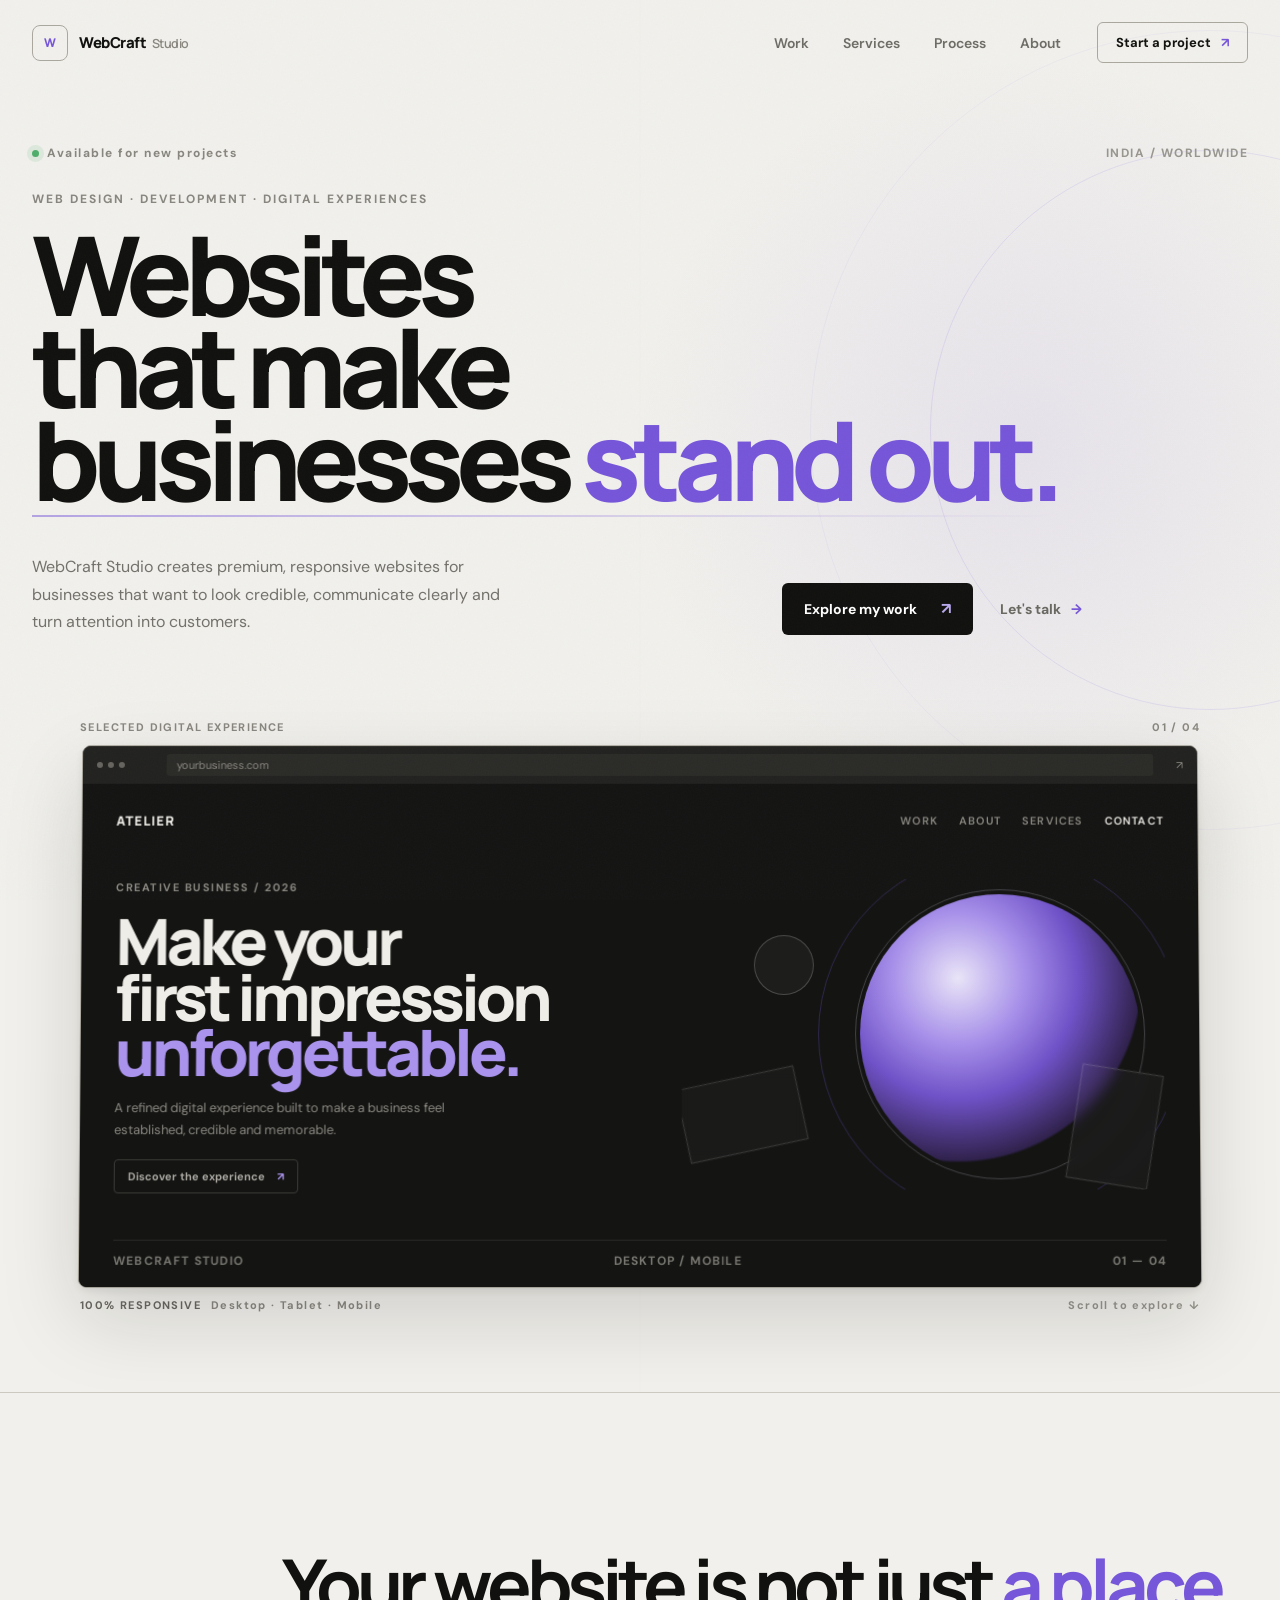
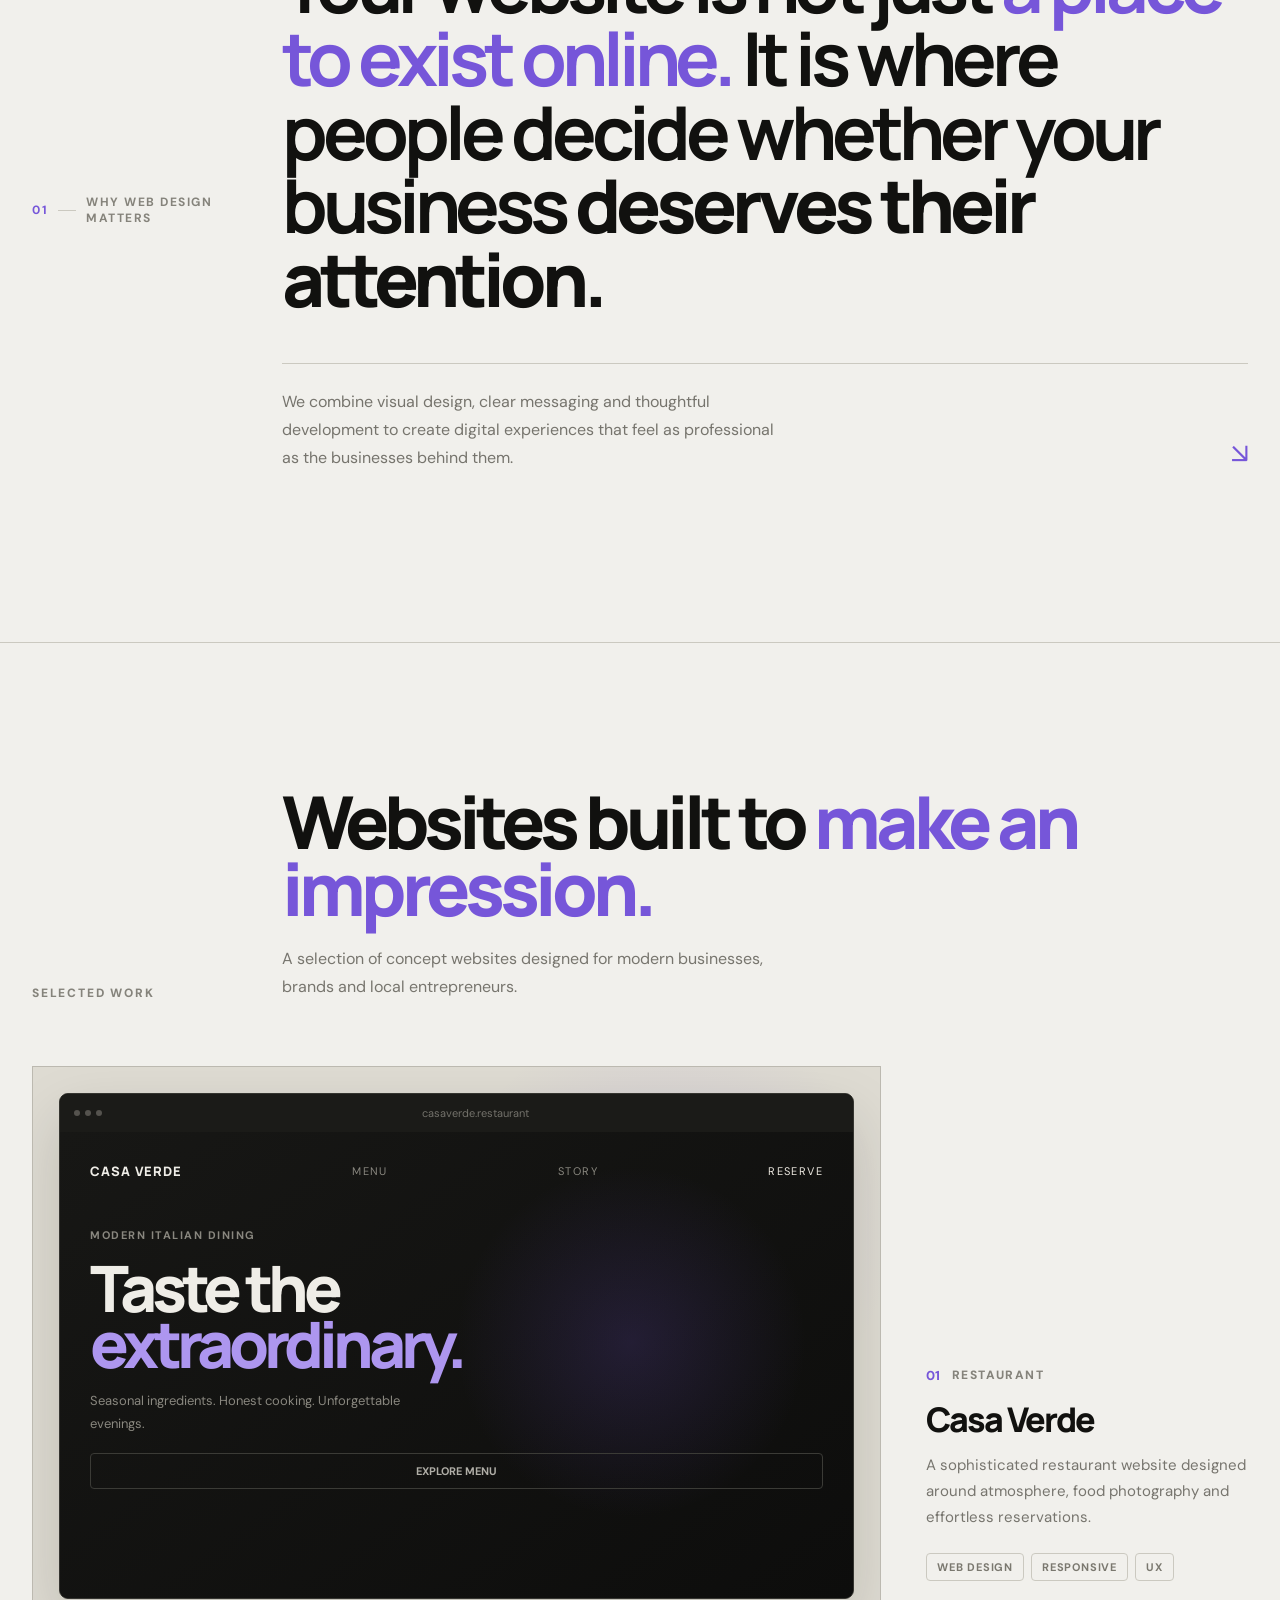
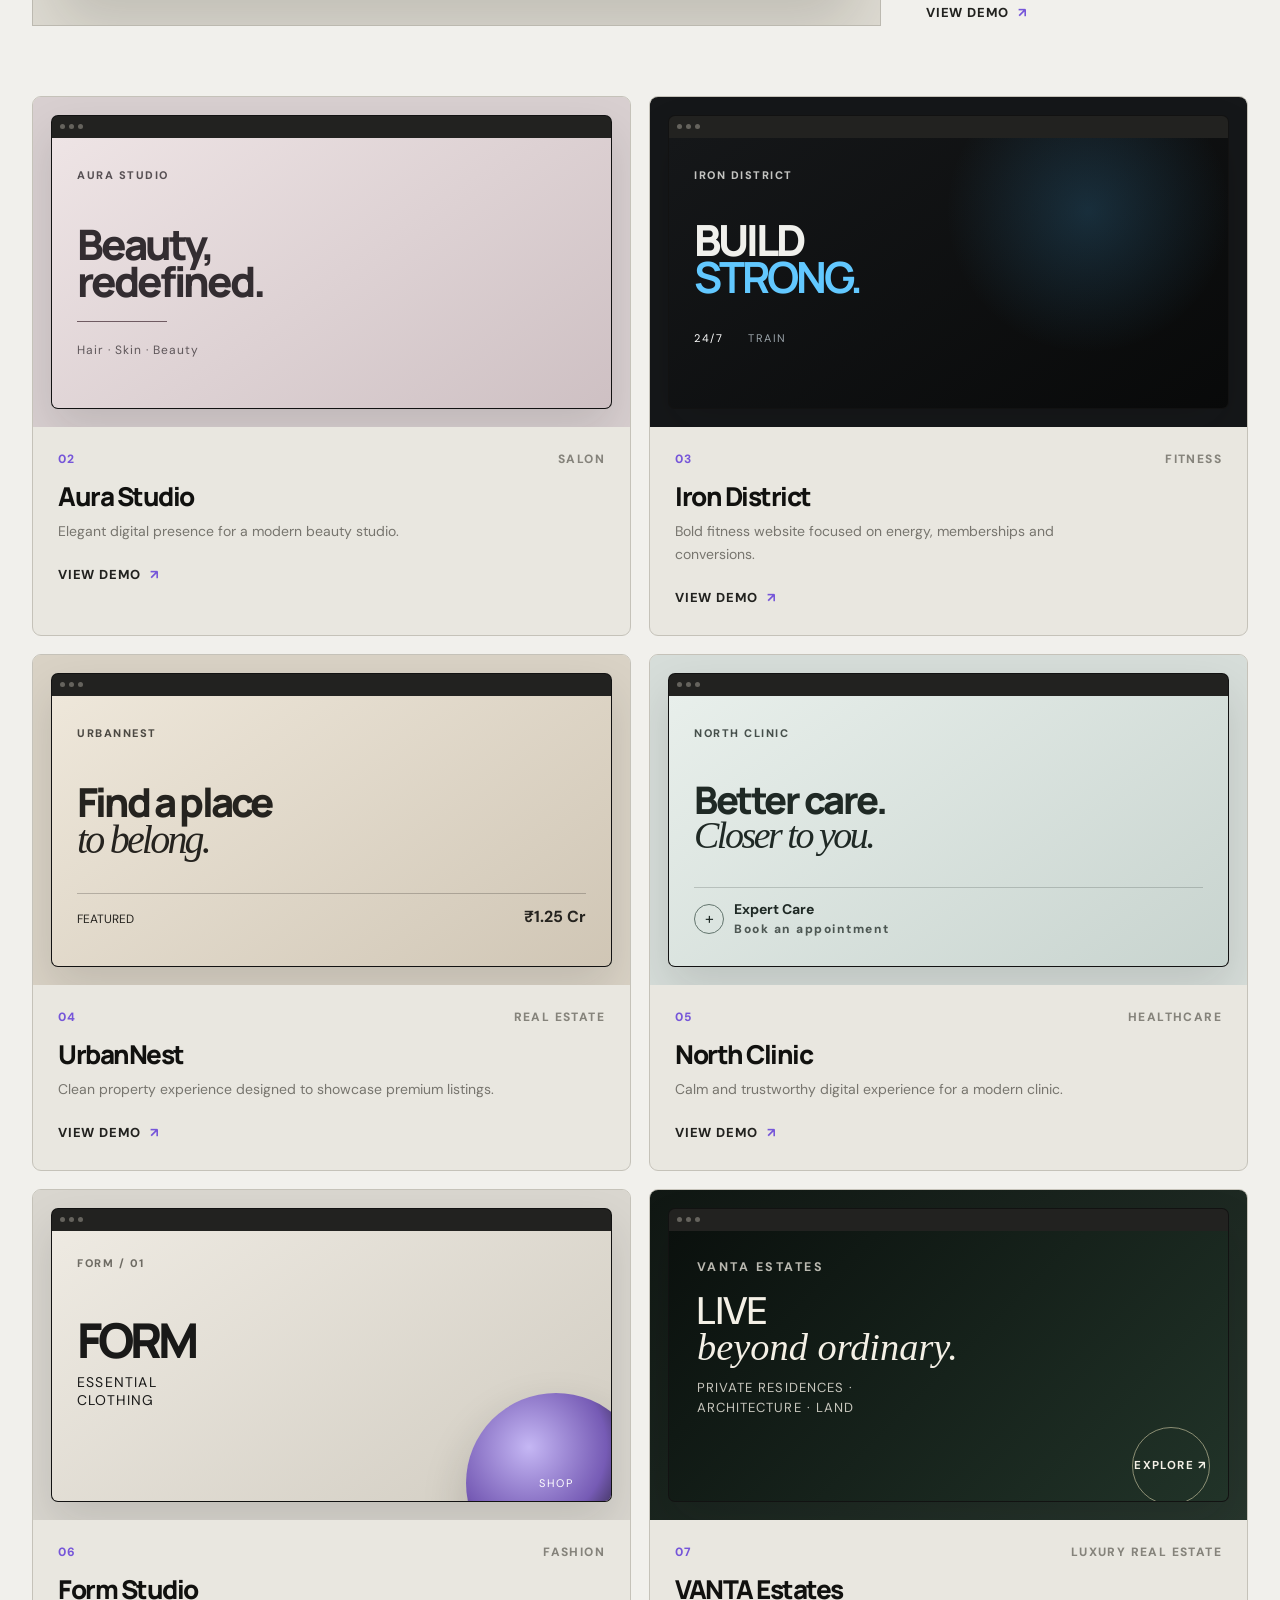
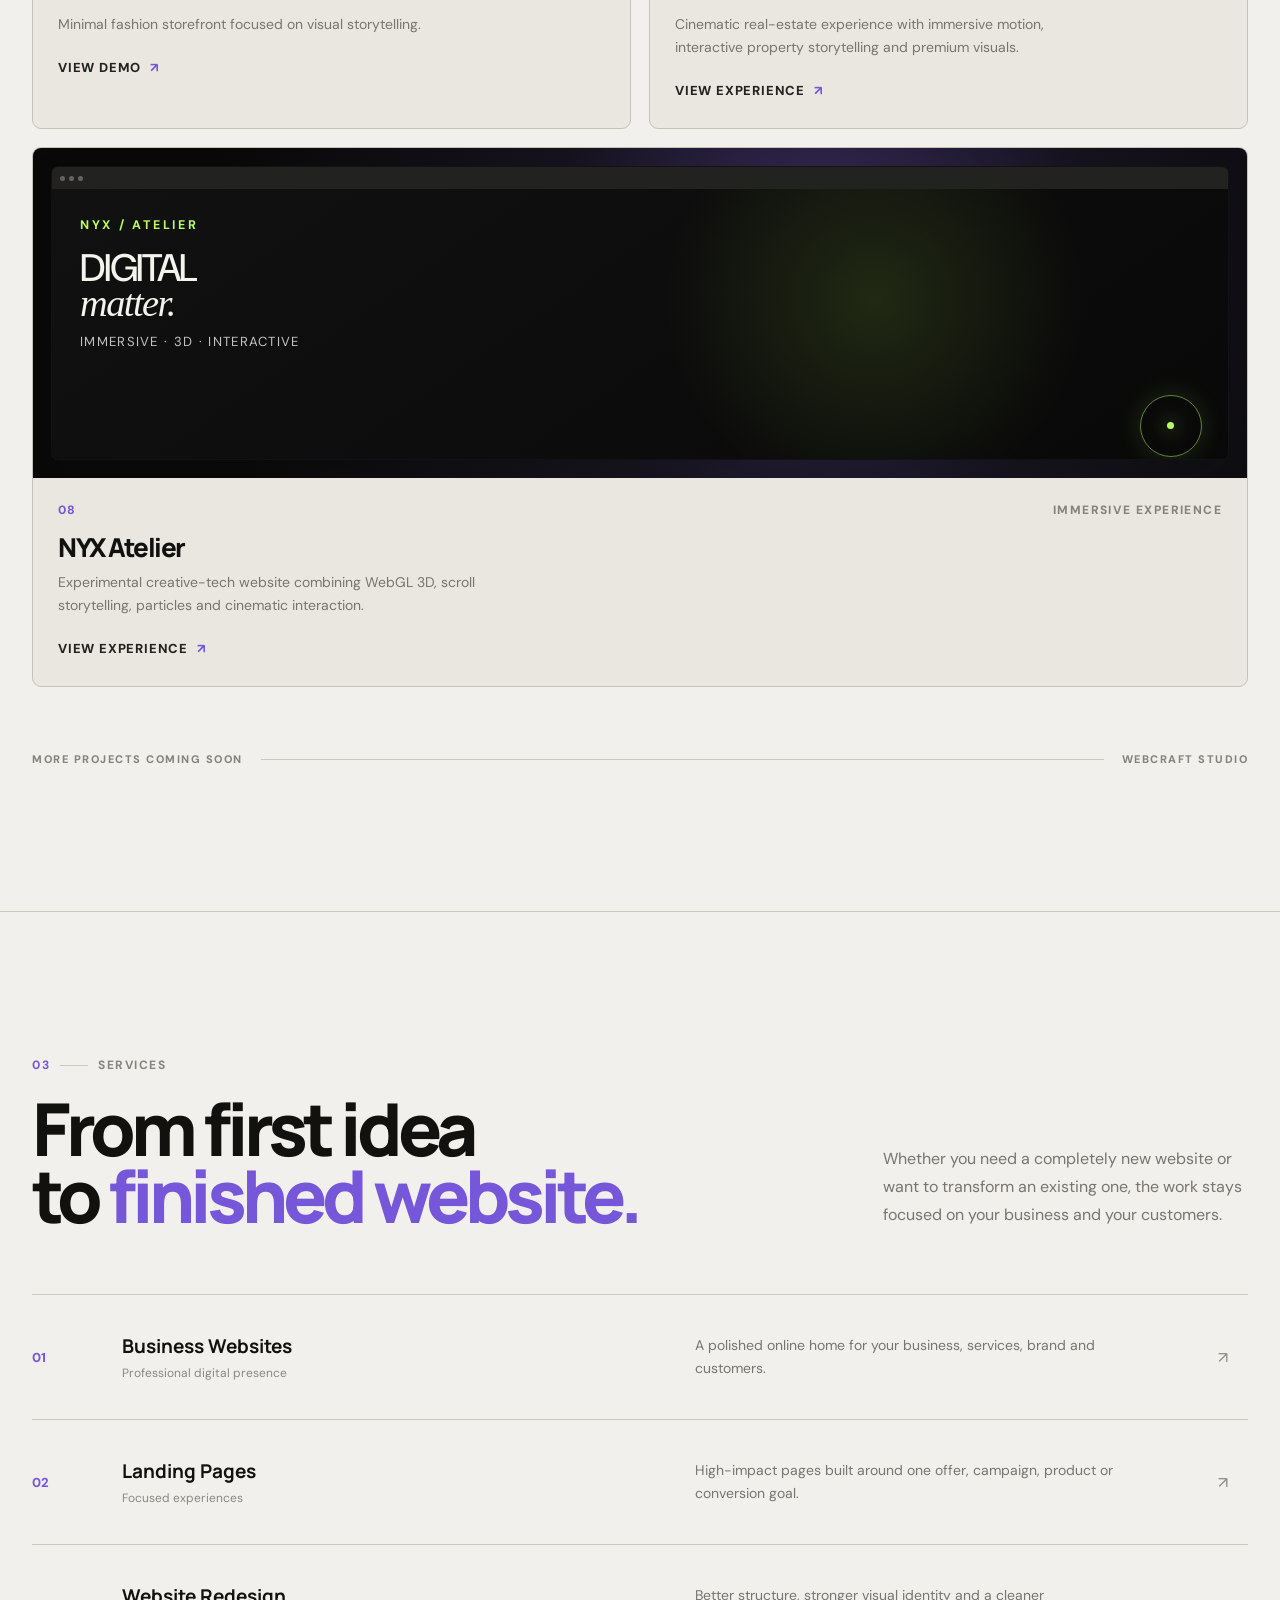
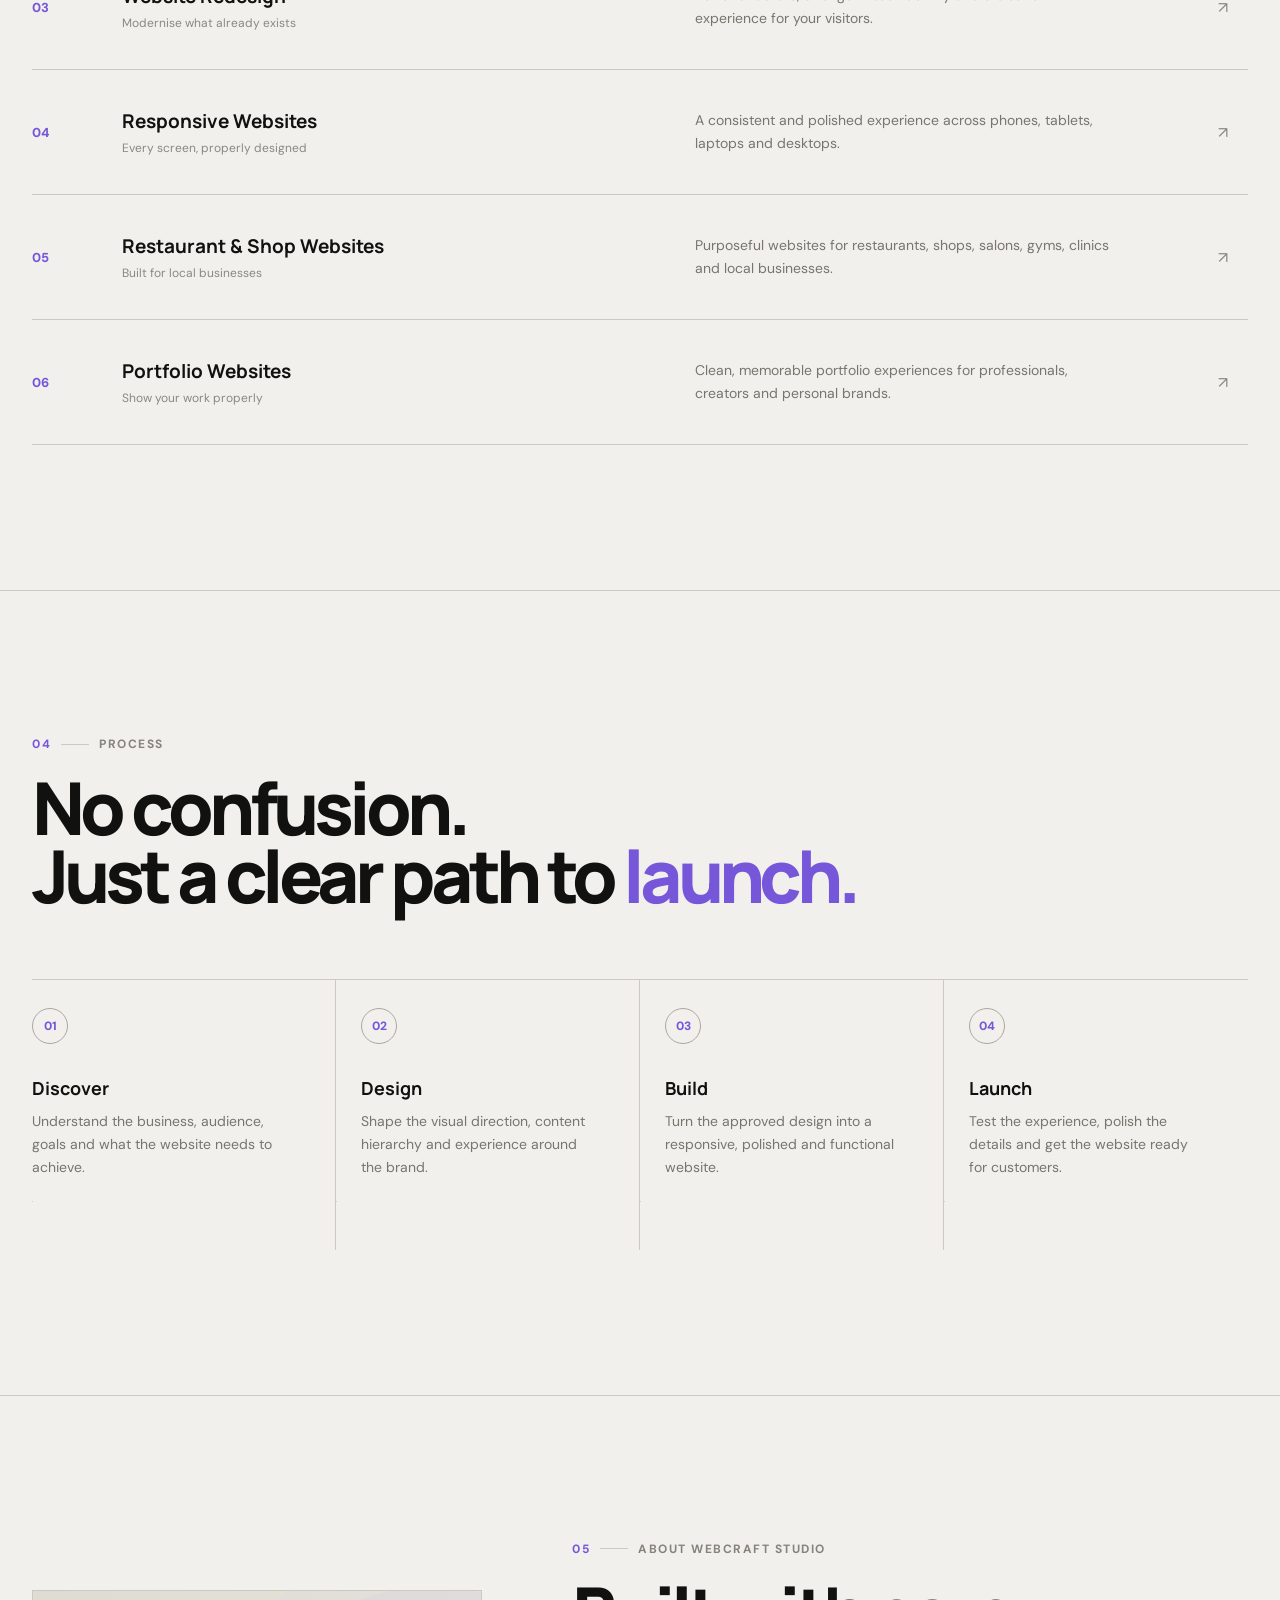
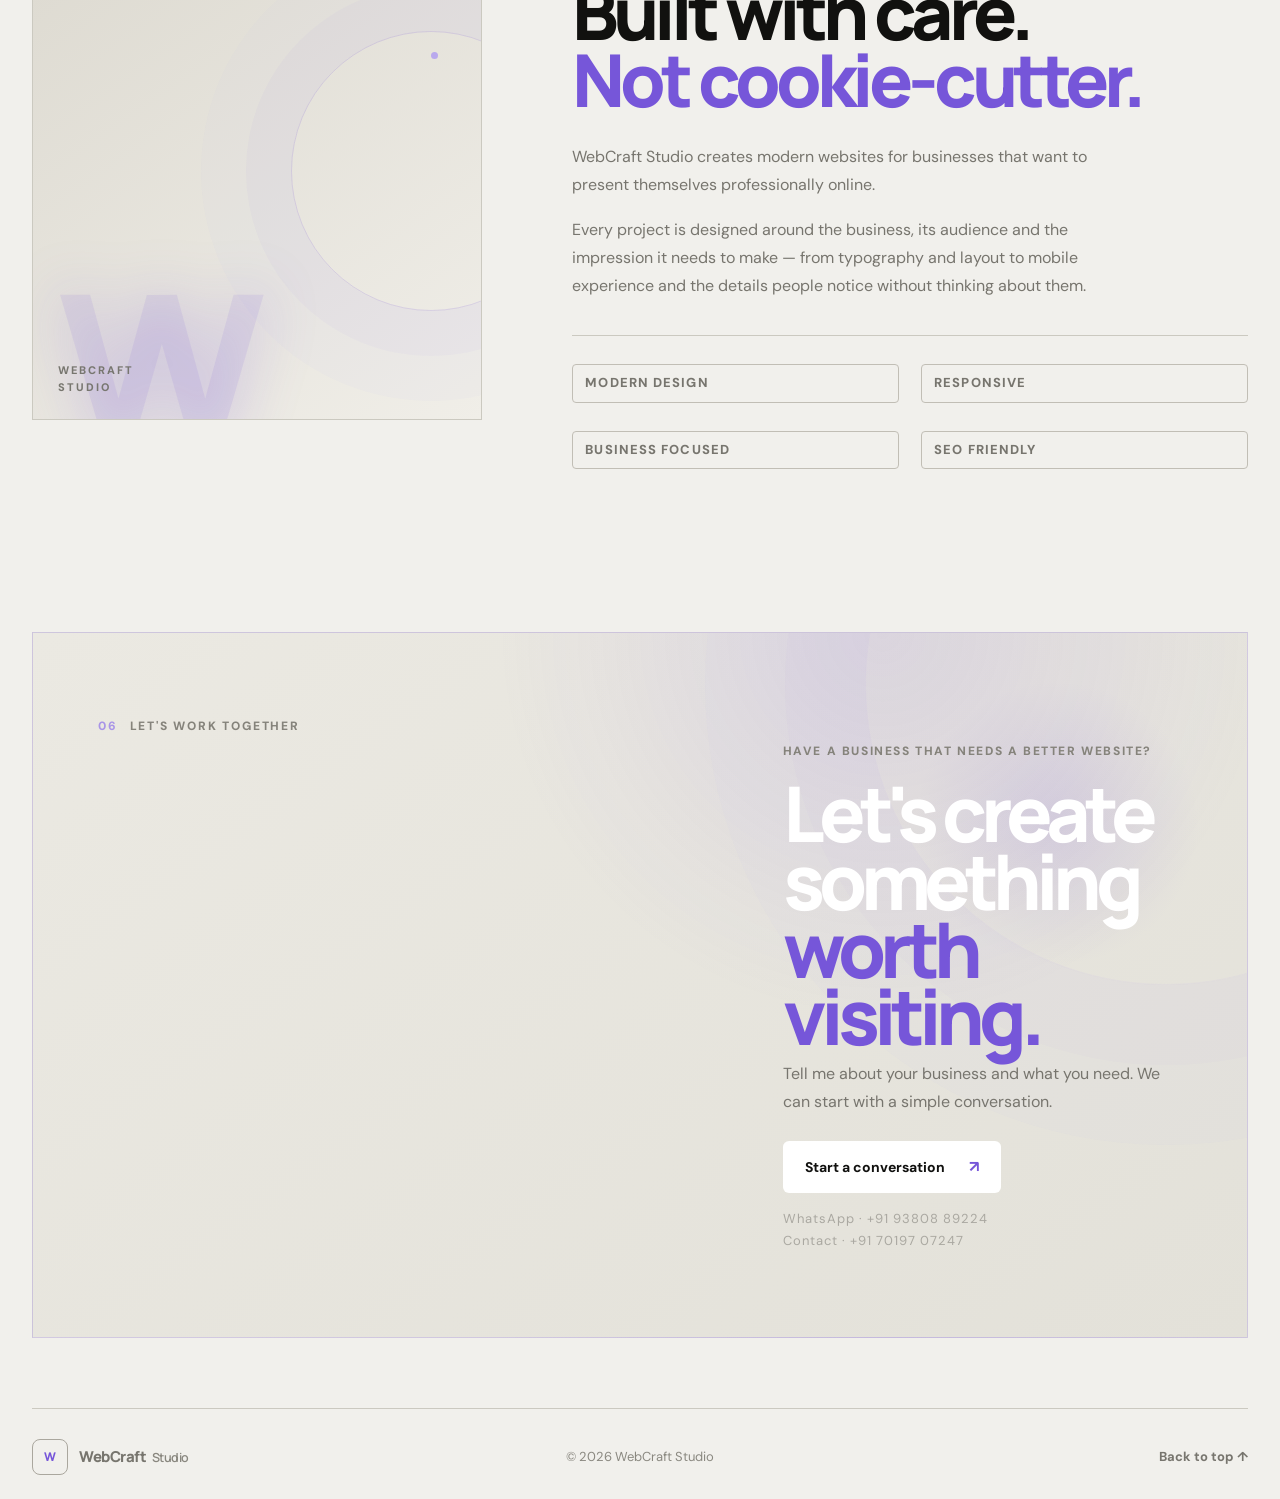
<file: index.html>
<!DOCTYPE html>
<html lang="en">

<head>
  <meta charset="UTF-8">
  <meta name="viewport" content="width=device-width, initial-scale=1.0">
  <meta name="description" content="WebCraft Studio — premium websites for businesses, brands and local businesses.">
  <title>WebCraft Studio — Premium Web Design</title>
  <link rel="stylesheet" href="style.css">
  <script src="script.js"></script>
</head>

<body>

  <!-- =========================================================
       HEADER
  ========================================================== -->
  <header class="site-header" id="header">

    <div class="header-inner">

      <a href="#home" class="brand" aria-label="WebCraft Studio">
        <span class="brand-symbol">W</span>
        <span class="brand-name">WebCraft <small>Studio</small></span>
      </a>

      <nav class="desktop-nav" aria-label="Primary navigation">
        <a href="#work">Work</a>
        <a href="#services">Services</a>
        <a href="#process">Process</a>
        <a href="#about">About</a>
      </nav>

      <a class="header-cta"
        href="https://wa.me/919380889224?text=Hi%20WebCraft%20Studio%2C%20I'm%20interested%20in%20getting%20a%20website."
        target="_blank" rel="noopener">
        Start a project <span>↗</span>
      </a>

      <button class="menu-button" type="button" aria-label="Open menu" aria-expanded="false">
        <span></span>
        <span></span>
      </button>

    </div>

    <nav class="mobile-nav" aria-label="Mobile navigation">
      <a href="#work">Work</a>
      <a href="#services">Services</a>
      <a href="#process">Process</a>
      <a href="#about">About</a>
      <a href="https://wa.me/919380889224?text=Hi%20WebCraft%20Studio%2C%20I'm%20interested%20in%20getting%20a%20website."
        target="_blank" rel="noopener">
        Start a project ↗
      </a>
    </nav>

  </header>


  <main>

    <!-- =======================================================
         HERO — HIGH IMPACT
    ======================================================== -->
    <section class="hero" id="home">

      <div class="hero-noise"></div>
      <div class="hero-orbit hero-orbit-one"></div>
      <div class="hero-orbit hero-orbit-two"></div>

      <div class="hero-inner">

        <div class="hero-meta">
          <span class="availability">
            <i></i>
            Available for new projects
          </span>

          <span class="hero-location">
            INDIA / WORLDWIDE
          </span>
        </div>


        <div class="hero-title-wrap">

          <p class="hero-overline">
            WEB DESIGN · DEVELOPMENT · DIGITAL EXPERIENCES
          </p>

          <h1 class="hero-title">
            <span>Websites</span>
            <span>that make</span>
            <span class="accent-line">businesses <em>stand out.</em></span>
          </h1>

        </div>


        <div class="hero-bottom">

          <div class="hero-description">
            <p>
              WebCraft Studio creates premium, responsive websites
              for businesses that want to look credible, communicate
              clearly and turn attention into customers.
            </p>
          </div>

          <div class="hero-actions">

            <a class="primary-button" href="#work">
              <span>Explore my work</span>
              <b>↗</b>
            </a>

            <a class="text-button"
              href="https://wa.me/919380889224?text=Hi%20WebCraft%20Studio%2C%20I'm%20interested%20in%20getting%20a%20website."
              target="_blank" rel="noopener">
              Let's talk
              <span>→</span>
            </a>

          </div>

        </div>

      </div>


      <!-- Hero website composition -->

      <div class="hero-showcase">

        <div class="showcase-top">
          <span>SELECTED DIGITAL EXPERIENCE</span>
          <span>01 / 04</span>
        </div>

        <div class="browser-frame">

          <div class="browser-toolbar">

            <div class="browser-controls">
              <i></i>
              <i></i>
              <i></i>
            </div>

            <div class="browser-url">
              yourbusiness.com
            </div>

            <span class="browser-action">↗</span>

          </div>


          <div class="website-preview">

            <div class="preview-header">
              <strong>ATELIER</strong>

              <nav>
                <span>WORK</span>
                <span>ABOUT</span>
                <span>SERVICES</span>
                <b>CONTACT</b>
              </nav>
            </div>


            <div class="preview-content">

              <div class="preview-copy">

                <small>CREATIVE BUSINESS / 2026</small>

                <h2>
                  Make your
                  <br>
                  first impression
                  <br>
                  <em>unforgettable.</em>
                </h2>

                <p>
                  A refined digital experience built
                  to make a business feel established,
                  credible and memorable.
                </p>

                <a href="#work">
                  Discover the experience
                  <span>↗</span>
                </a>

              </div>


              <div class="preview-art">

                <div class="art-glow"></div>

                <div class="art-ring ring-one"></div>
                <div class="art-ring ring-two"></div>

                <div class="art-panel panel-one"></div>
                <div class="art-panel panel-two"></div>

                <div class="art-orb"></div>

              </div>

            </div>


            <div class="preview-footer">
              <span>WEBCRAFT STUDIO</span>
              <span>DESKTOP / MOBILE</span>
              <span>01 — 04</span>
            </div>

          </div>

        </div>


        <div class="showcase-bottom">

          <div>
            <strong>100% RESPONSIVE</strong>
            <span>Desktop · Tablet · Mobile</span>
          </div>

          <div class="showcase-scroll">
            Scroll to explore ↓
          </div>

        </div>

      </div>

    </section>


    <!-- =======================================================
         BRAND STATEMENT
    ======================================================== -->
    <section class="statement-section">

      <div class="section-marker">
        <span>01</span>
        <i></i>
        WHY WEB DESIGN MATTERS
      </div>

      <div class="statement-content">

        <h2>
          Your website is not just
          <span>a place to exist online.</span>
          It is where people decide
          whether your business
          <strong>deserves their attention.</strong>
        </h2>

        <div class="statement-bottom">
          <p>
            We combine visual design, clear messaging and
            thoughtful development to create digital experiences
            that feel as professional as the businesses behind them.
          </p>

          <span class="statement-arrow">↘</span>
        </div>

      </div>

    </section>


    <!-- =======================================================
         WORK
    ======================================================== -->
    <!-- =====================================================
     WORK / PORTFOLIO
     ===================================================== -->

    <section class="work-section" id="work">

      <div class="section-intro reveal">

        <div class="section-label">
          SELECTED WORK
        </div>

        <div class="section-intro-content">

          <h2>
            Websites built to
            <span>make an impression.</span>
          </h2>

          <p>
            A selection of concept websites designed
            for modern businesses, brands and local
            entrepreneurs.
          </p>

        </div>

      </div>


      <!-- FEATURED PROJECT -->

      <article class="featured-project reveal">

        <div class="project-visual restaurant-visual">

          <div class="project-browser">

            <div class="browser-top">

              <div class="browser-dots">
                <span></span>
                <span></span>
                <span></span>
              </div>

              <div class="browser-address">
                casaverde.restaurant
              </div>

            </div>


            <div class="restaurant-site-preview">

              <div class="restaurant-nav">

                <strong>
                  CASA VERDE
                </strong>

                <span>
                  MENU
                </span>

                <span>
                  STORY
                </span>

                <span>
                  RESERVE
                </span>

              </div>


              <div class="restaurant-content">

                <small>
                  MODERN ITALIAN DINING
                </small>

                <h3>
                  Taste the
                  <em>extraordinary.</em>
                </h3>

                <p>
                  Seasonal ingredients.
                  Honest cooking.
                  Unforgettable evenings.
                </p>

                <button>
                  EXPLORE MENU
                </button>

              </div>

            </div>

          </div>

        </div>


        <div class="featured-project-info">

          <div>

            <span class="project-number">
              01
            </span>

            <span class="project-category">
              RESTAURANT
            </span>

          </div>

          <h3>
            Casa Verde
          </h3>

          <p>
            A sophisticated restaurant website
            designed around atmosphere, food
            photography and effortless reservations.
          </p>

          <div class="project-tags">

            <span>WEB DESIGN</span>
            <span>RESPONSIVE</span>
            <span>UX</span>

          </div>

          <a href="./demos/casa-verde/index.html" class="project-link">
            VIEW DEMO
            <span>↗</span>
          </a>

        </div>

      </article>


      <!-- PROJECT GRID -->

      <div class="projects-grid">


        <!-- SALON -->

        <article class="project-card reveal">

          <div class="project-card-visual salon-visual">

            <div class="mini-browser">

              <div class="mini-browser-top">
                <span></span>
                <span></span>
                <span></span>
              </div>

              <div class="salon-preview">

                <small>
                  AURA STUDIO
                </small>

                <h3>
                  Beauty,
                  <br>
                  redefined.
                </h3>

                <div class="salon-line"></div>

                <p>
                  Hair · Skin · Beauty
                </p>

              </div>

            </div>

          </div>


          <div class="project-card-content">

            <div class="project-meta">
              <span>02</span>
              <span>SALON</span>
            </div>

            <h3>
              Aura Studio
            </h3>

            <p>
              Elegant digital presence for a
              modern beauty studio.
            </p>

            <a href="./demos/aura-studio/index.html" class="project-link">
              VIEW DEMO
              <span>↗</span>
            </a>

          </div>

        </article>


        <!-- GYM -->

        <article class="project-card reveal">

          <div class="project-card-visual gym-visual">

            <div class="mini-browser">

              <div class="mini-browser-top">
                <span></span>
                <span></span>
                <span></span>
              </div>

              <div class="gym-preview">

                <small>
                  IRON DISTRICT
                </small>

                <h3>
                  BUILD
                  <br>
                  <strong>STRONG.</strong>
                </h3>

                <div class="gym-stats">

                  <span>
                    24/7
                  </span>

                  <span>
                    TRAIN
                  </span>

                </div>

              </div>

            </div>

          </div>


          <div class="project-card-content">

            <div class="project-meta">
              <span>03</span>
              <span>FITNESS</span>
            </div>

            <h3>
              Iron District
            </h3>

            <p>
              Bold fitness website focused on
              energy, memberships and conversions.
            </p>

            <a href="#" class="project-link">
              VIEW DEMO
              <span>↗</span>
            </a>

          </div>

        </article>


        <!-- REAL ESTATE -->

        <article class="project-card reveal">

          <div class="project-card-visual estate-visual">

            <div class="mini-browser">

              <div class="mini-browser-top">
                <span></span>
                <span></span>
                <span></span>
              </div>

              <div class="estate-preview">

                <small>
                  URBANNEST
                </small>

                <h3>
                  Find a place
                  <br>
                  <em>to belong.</em>
                </h3>

                <div class="property-card">

                  <span>
                    FEATURED
                  </span>

                  <strong>
                    ₹1.25 Cr
                  </strong>

                </div>

              </div>

            </div>

          </div>


          <div class="project-card-content">

            <div class="project-meta">
              <span>04</span>
              <span>REAL ESTATE</span>
            </div>

            <h3>
              UrbanNest
            </h3>

            <p>
              Clean property experience designed
              to showcase premium listings.
            </p>

            <a href="#" class="project-link">
              VIEW DEMO
              <span>↗</span>
            </a>

          </div>

        </article>


        <!-- CLINIC -->

        <article class="project-card reveal">

          <div class="project-card-visual clinic-visual">

            <div class="mini-browser">

              <div class="mini-browser-top">
                <span></span>
                <span></span>
                <span></span>
              </div>

              <div class="clinic-preview">

                <small>
                  NORTH CLINIC
                </small>

                <h3>
                  Better care.
                  <br>
                  <em>Closer to you.</em>
                </h3>

                <div class="doctor-card">

                  <span class="doctor-avatar">
                    +
                  </span>

                  <div>
                    <strong>
                      Expert Care
                    </strong>

                    <small>
                      Book an appointment
                    </small>
                  </div>

                </div>

              </div>

            </div>

          </div>


          <div class="project-card-content">

            <div class="project-meta">
              <span>05</span>
              <span>HEALTHCARE</span>
            </div>

            <h3>
              North Clinic
            </h3>

            <p>
              Calm and trustworthy digital
              experience for a modern clinic.
            </p>

            <a href="#" class="project-link">
              VIEW DEMO
              <span>↗</span>
            </a>

          </div>

        </article>


        <!-- FASHION -->

        <article class="project-card reveal">

          <div class="project-card-visual fashion-visual">

            <div class="mini-browser">

              <div class="mini-browser-top">
                <span></span>
                <span></span>
                <span></span>
              </div>

              <div class="fashion-preview">

                <div class="fashion-top">
                  FORM / 01
                </div>

                <h3>
                  FORM
                </h3>

                <p>
                  ESSENTIAL
                  <br>
                  CLOTHING
                </p>

                <div class="fashion-circle">
                  SHOP
                </div>

              </div>

            </div>

          </div>


          <div class="project-card-content">

            <div class="project-meta">
              <span>06</span>
              <span>FASHION</span>
            </div>

            <h3>
              Form Studio
            </h3>

            <p>
              Minimal fashion storefront focused
              on visual storytelling.
            </p>

            <a href="#" class="project-link">
              VIEW DEMO
              <span>↗</span>
            </a>

          </div>

        </article>


        <!-- VANTA ESTATES -->

        <article class="project-card reveal">

          <div class="project-card-visual"
            style="background:linear-gradient(145deg,#101713,#27362d);overflow:hidden;position:relative;">

            <div class="mini-browser">

              <div class="mini-browser-top">
                <span></span>
                <span></span>
                <span></span>
              </div>

              <div
                style="min-height:100%;padding:28px;background:linear-gradient(135deg,rgba(10,16,13,.98),rgba(35,55,43,.92));color:#f4f0e6;position:relative;overflow:hidden;">
                <div style="font-size:.78rem;letter-spacing:.2em;opacity:.75;font-weight:700;">VANTA ESTATES</div>
                <h3 style="font-size:clamp(1.5rem,3vw,2.5rem);line-height:.95;margin:18px 0 12px;font-weight:500;">
                  LIVE<br><em style="font-family:Georgia,serif;font-weight:400;">beyond ordinary.</em></h3>
                <p style="font-size:.82rem;letter-spacing:.08em;opacity:.8;max-width:210px;line-height:1.5;">PRIVATE RESIDENCES ·
                  ARCHITECTURE · LAND</p>
                <div
                  style="position:absolute;right:18px;bottom:18px;width:78px;height:78px;border:1px solid rgba(230,220,180,.55);border-radius:50%;display:grid;place-items:center;font-size:.72rem;letter-spacing:.12em;font-weight:700;">
                  EXPLORE ↗</div>
              </div>

            </div>

          </div>

          <div class="project-card-content">

            <div class="project-meta">
              <span>07</span>
              <span>LUXURY REAL ESTATE</span>
            </div>

            <h3>VANTA Estates</h3>

            <p>
              Cinematic real-estate experience with immersive motion,
              interactive property storytelling and premium visuals.
            </p>

            <a href="./demos/vanta-estates/index.html" class="project-link">
              VIEW EXPERIENCE
              <span>↗</span>
            </a>

          </div>

        </article>


        <!-- NYX ATELIER -->

        <article class="project-card reveal">

          <div class="project-card-visual"
            style="background:radial-gradient(circle at 65% 35%,#3b2d5f 0,#15131d 34%,#090909 75%);overflow:hidden;position:relative;">

            <div class="mini-browser">

              <div class="mini-browser-top">
                <span></span>
                <span></span>
                <span></span>
              </div>

              <div
                style="min-height:100%;padding:28px;background:radial-gradient(circle at 70% 38%,rgba(184,255,74,.12),transparent 25%),linear-gradient(145deg,#111,#080808);color:#f4f4ef;position:relative;overflow:hidden;">
                <div style="font-size:.78rem;letter-spacing:.22em;color:#b9ff63;font-weight:700;">NYX / ATELIER</div>
                <h3
                  style="font-size:clamp(1.5rem,3vw,2.5rem);line-height:.9;margin:18px 0 12px;font-weight:500;letter-spacing:-.04em;">
                  DIGITAL<br><em style="font-family:Georgia,serif;font-weight:400;">matter.</em></h3>
                <p style="font-size:.82rem;letter-spacing:.1em;color:rgba(255,255,255,.75);line-height:1.5;">IMMERSIVE · 3D ·
                  INTERACTIVE</p>
                <div
                  style="position:absolute;right:26px;bottom:24px;width:62px;height:62px;border-radius:50%;border:1px solid rgba(185,255,99,.5);box-shadow:0 0 28px rgba(185,255,99,.14);">
                </div>
                <div
                  style="position:absolute;right:54px;bottom:52px;width:7px;height:7px;border-radius:50%;background:#b9ff63;box-shadow:0 0 20px #b9ff63;">
                </div>
              </div>

            </div>

          </div>

          <div class="project-card-content">

            <div class="project-meta">
              <span>08</span>
              <span>IMMERSIVE EXPERIENCE</span>
            </div>

            <h3>NYX Atelier</h3>

            <p>
              Experimental creative-tech website combining WebGL 3D,
              scroll storytelling, particles and cinematic interaction.
            </p>

            <a href="./demos/nyx-atelier/index.html" class="project-link">
              VIEW EXPERIENCE
              <span>↗</span>
            </a>

          </div>

        </article>


      </div>


      <!-- PORTFOLIO FOOTER -->

      <div class="work-footer reveal">

        <span>
          MORE PROJECTS COMING SOON
        </span>

        <div class="work-footer-line"></div>

        <span>
          WEBCRAFT STUDIO
        </span>

      </div>

    </section>

    <!-- =======================================================
         SERVICES
    ======================================================== -->
    <section class="services-section" id="services">

      <div class="services-heading">

        <div>
          <div class="section-marker">
            <span>03</span>
            <i></i>
            SERVICES
          </div>

          <h2>
            From first idea
            <br>
            to <span>finished website.</span>
          </h2>
        </div>

        <p>
          Whether you need a completely new website or want to
          transform an existing one, the work stays focused on
          your business and your customers.
        </p>

      </div>


      <div class="services-list">

        <article class="service">

          <div class="service-index">01</div>

          <div class="service-title">
            <h3>Business Websites</h3>
            <span>Professional digital presence</span>
          </div>

          <p>
            A polished online home for your business,
            services, brand and customers.
          </p>

          <b>↗</b>

        </article>


        <article class="service">

          <div class="service-index">02</div>

          <div class="service-title">
            <h3>Landing Pages</h3>
            <span>Focused experiences</span>
          </div>

          <p>
            High-impact pages built around one offer,
            campaign, product or conversion goal.
          </p>

          <b>↗</b>

        </article>


        <article class="service">

          <div class="service-index">03</div>

          <div class="service-title">
            <h3>Website Redesign</h3>
            <span>Modernise what already exists</span>
          </div>

          <p>
            Better structure, stronger visual identity
            and a cleaner experience for your visitors.
          </p>

          <b>↗</b>

        </article>


        <article class="service">

          <div class="service-index">04</div>

          <div class="service-title">
            <h3>Responsive Websites</h3>
            <span>Every screen, properly designed</span>
          </div>

          <p>
            A consistent and polished experience across
            phones, tablets, laptops and desktops.
          </p>

          <b>↗</b>

        </article>


        <article class="service">

          <div class="service-index">05</div>

          <div class="service-title">
            <h3>Restaurant & Shop Websites</h3>
            <span>Built for local businesses</span>
          </div>

          <p>
            Purposeful websites for restaurants, shops,
            salons, gyms, clinics and local businesses.
          </p>

          <b>↗</b>

        </article>


        <article class="service">

          <div class="service-index">06</div>

          <div class="service-title">
            <h3>Portfolio Websites</h3>
            <span>Show your work properly</span>
          </div>

          <p>
            Clean, memorable portfolio experiences for
            professionals, creators and personal brands.
          </p>

          <b>↗</b>

        </article>

      </div>

    </section>


    <!-- =======================================================
         PROCESS
    ======================================================== -->
    <section class="process-section" id="process">

      <div class="process-header">

        <div class="section-marker">
          <span>04</span>
          <i></i>
          PROCESS
        </div>

        <h2>
          No confusion.
          <br>
          Just a clear path to
          <span>launch.</span>
        </h2>

      </div>


      <div class="process-steps">

        <article class="process-step">
          <span class="step-number">01</span>
          <div class="step-line"></div>
          <h3>Discover</h3>
          <p>
            Understand the business, audience, goals
            and what the website needs to achieve.
          </p>
        </article>


        <article class="process-step">
          <span class="step-number">02</span>
          <div class="step-line"></div>
          <h3>Design</h3>
          <p>
            Shape the visual direction, content hierarchy
            and experience around the brand.
          </p>
        </article>


        <article class="process-step">
          <span class="step-number">03</span>
          <div class="step-line"></div>
          <h3>Build</h3>
          <p>
            Turn the approved design into a responsive,
            polished and functional website.
          </p>
        </article>


        <article class="process-step">
          <span class="step-number">04</span>
          <div class="step-line"></div>
          <h3>Launch</h3>
          <p>
            Test the experience, polish the details
            and get the website ready for customers.
          </p>
        </article>

      </div>

    </section>


    <!-- =======================================================
         ABOUT
    ======================================================== -->
    <section class="about-section" id="about">

      <div class="about-visual">

        <div class="about-number">W</div>

        <div class="about-orbit"></div>

        <span>WEBCRAFT<br>STUDIO</span>

      </div>


      <div class="about-copy">

        <div class="section-marker">
          <span>05</span>
          <i></i>
          ABOUT WEBCRAFT STUDIO
        </div>

        <h2>
          Built with care.
          <br>
          <span>Not cookie-cutter.</span>
        </h2>

        <p>
          WebCraft Studio creates modern websites for businesses
          that want to present themselves professionally online.
        </p>

        <p>
          Every project is designed around the business, its
          audience and the impression it needs to make — from
          typography and layout to mobile experience and the
          details people notice without thinking about them.
        </p>

        <div class="about-points">
          <span>MODERN DESIGN</span>
          <span>RESPONSIVE</span>
          <span>BUSINESS FOCUSED</span>
          <span>SEO FRIENDLY</span>
        </div>

      </div>

    </section>


    <!-- =======================================================
         CONTACT / CTA
    ======================================================== -->
    <section class="contact-section" id="contact">

      <div class="contact-grid">

        <div class="contact-label">
          <span>06</span>
          LET'S WORK TOGETHER
        </div>

        <div class="contact-main">

          <p class="contact-eyebrow">
            HAVE A BUSINESS THAT NEEDS A BETTER WEBSITE?
          </p>

          <h2>
            Let's create
            <br>
            something <span>worth visiting.</span>
          </h2>

          <p class="contact-description">
            Tell me about your business and what you need.
            We can start with a simple conversation.
          </p>

          <a class="contact-button"
            href="https://wa.me/919380889224?text=Hi%20WebCraft%20Studio%2C%20I'm%20interested%20in%20getting%20a%20website."
            target="_blank" rel="noopener">
            <span>Start a conversation</span>
            <b>↗</b>
          </a>

          <div class="contact-number">
            WhatsApp · +91 93808 89224<br>
            Contact · +91 70197 07247
          </div>

        </div>

      </div>

    </section>

  </main>


  <!-- =========================================================
       FOOTER
  ========================================================== -->
  <footer class="site-footer">

    <a href="#home" class="brand">
      <span class="brand-symbol">W</span>
      <span class="brand-name">WebCraft <small>Studio</small></span>
    </a>

    <div class="footer-center">
      © 2026 WebCraft Studio
    </div>

    <a href="#home" class="footer-top">
      Back to top ↑
    </a>

  </footer>


  <!-- CSS and JavaScript will be added separately. -->

</body>

</html>
</file>
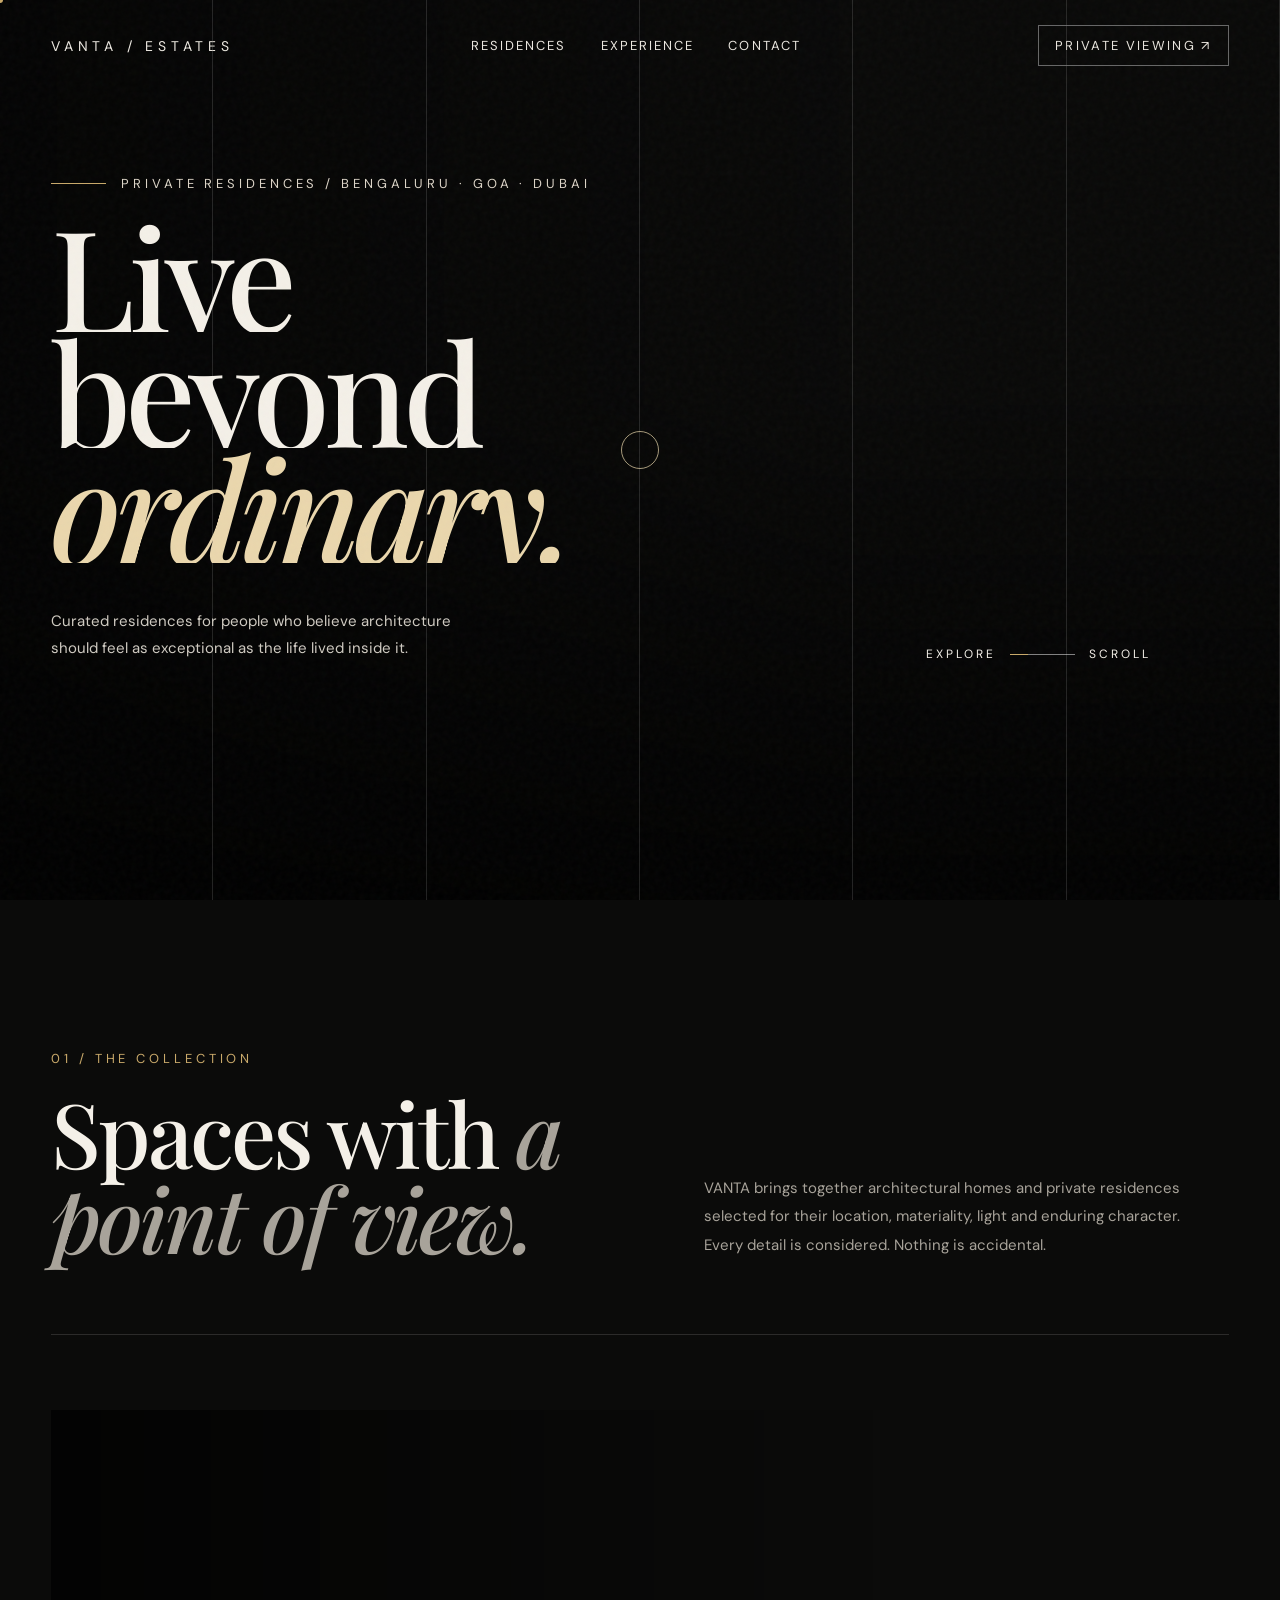
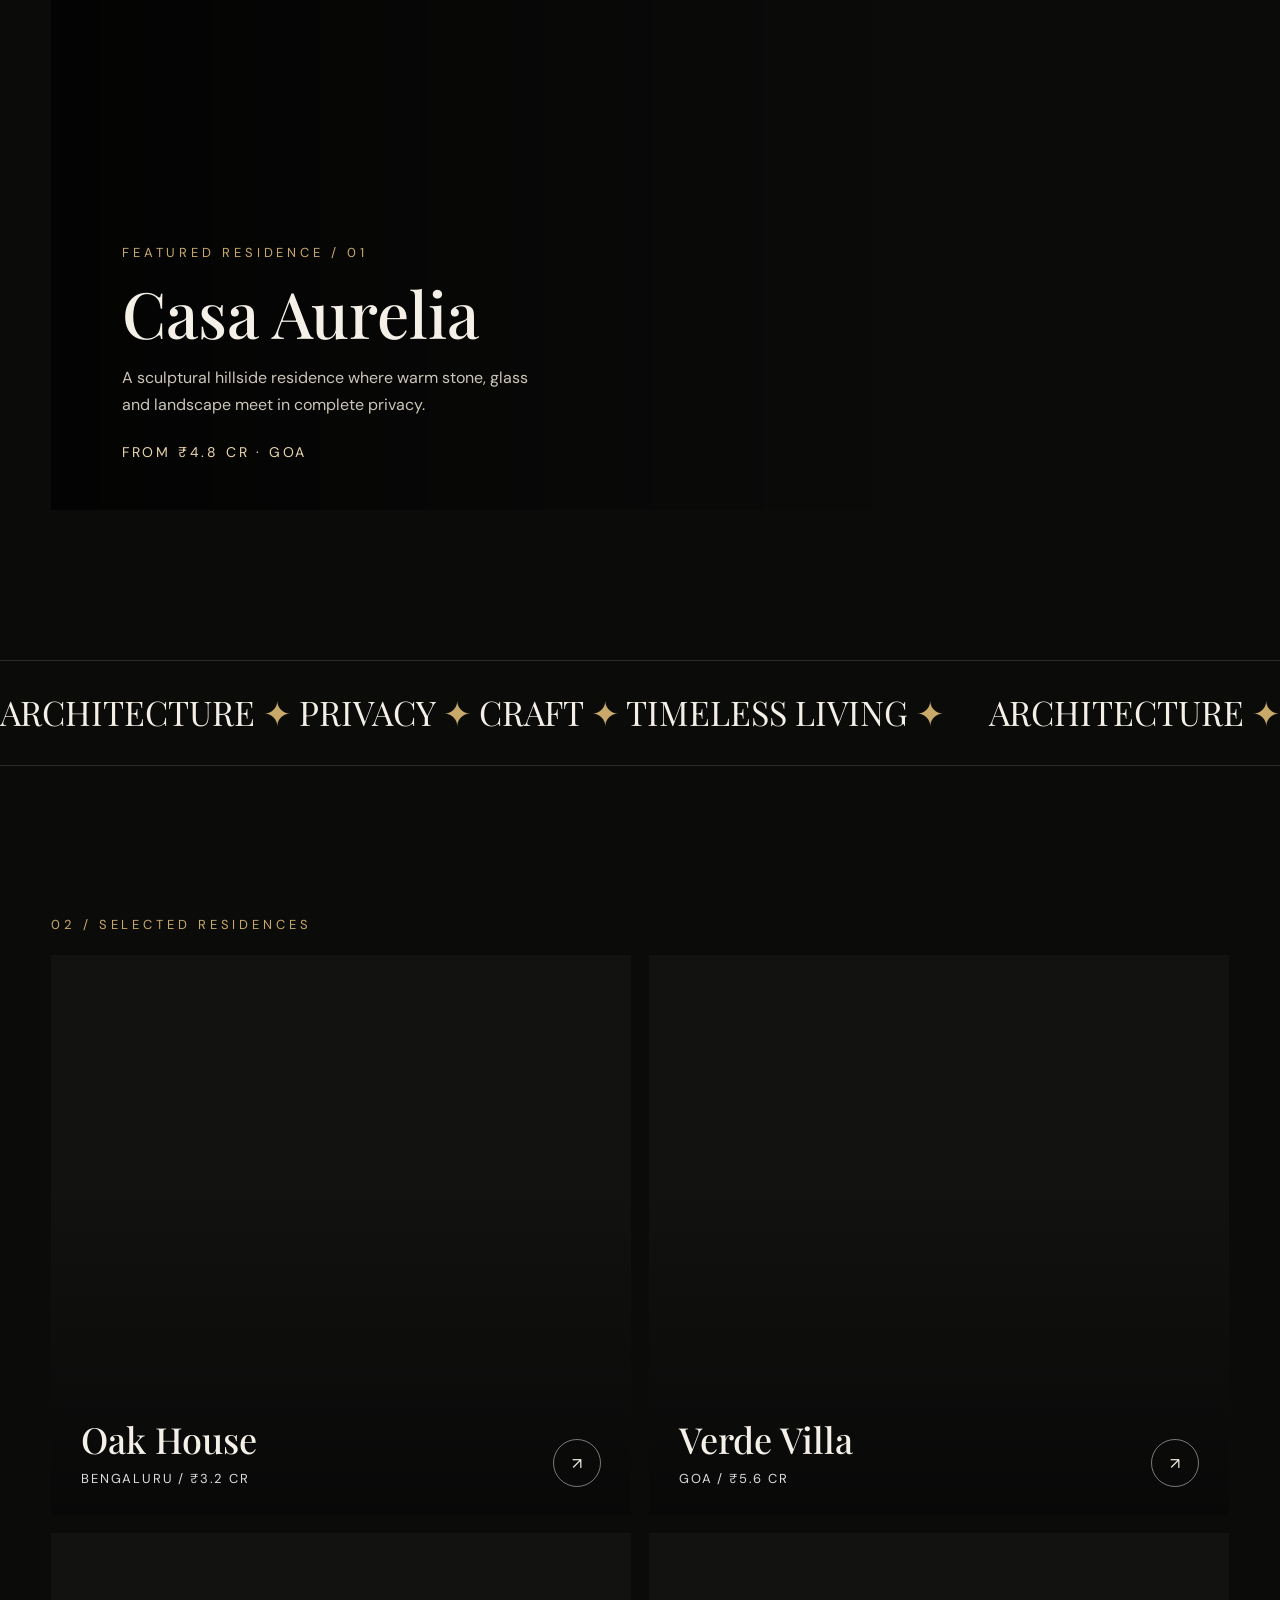
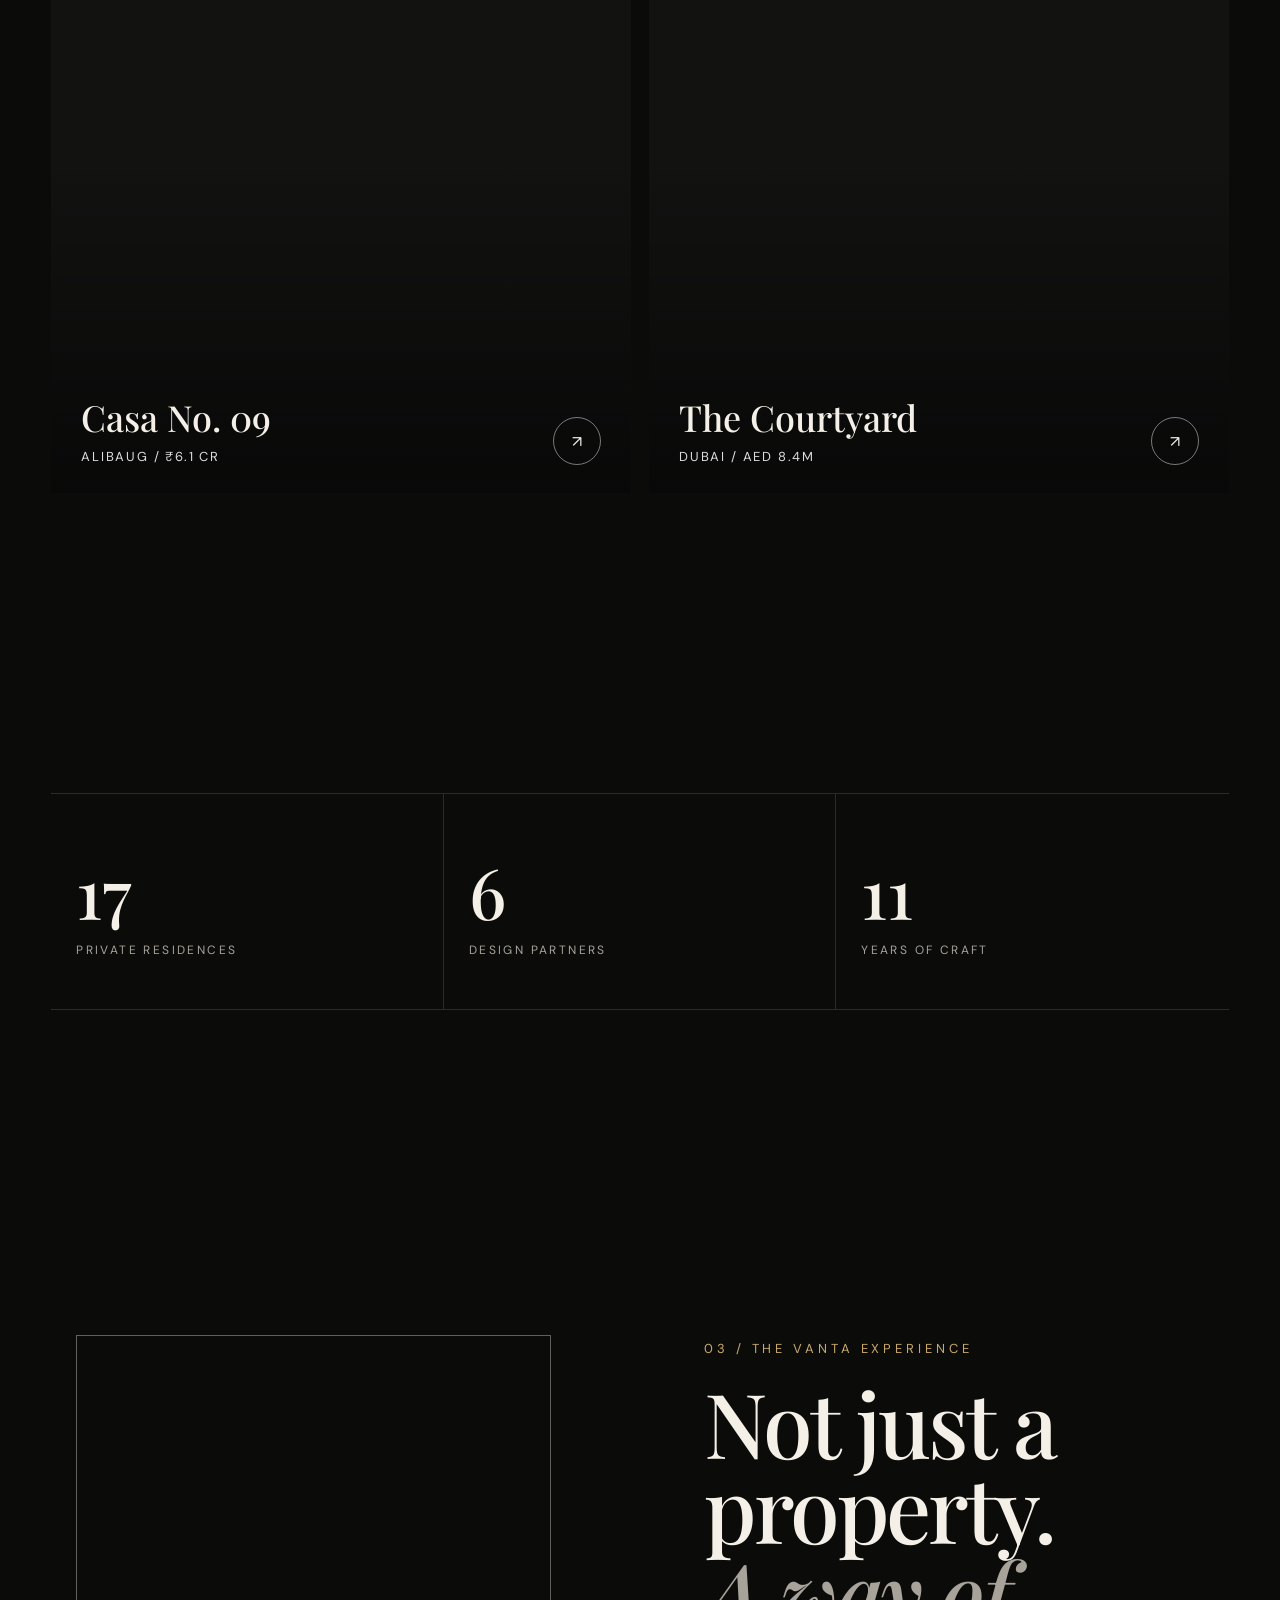
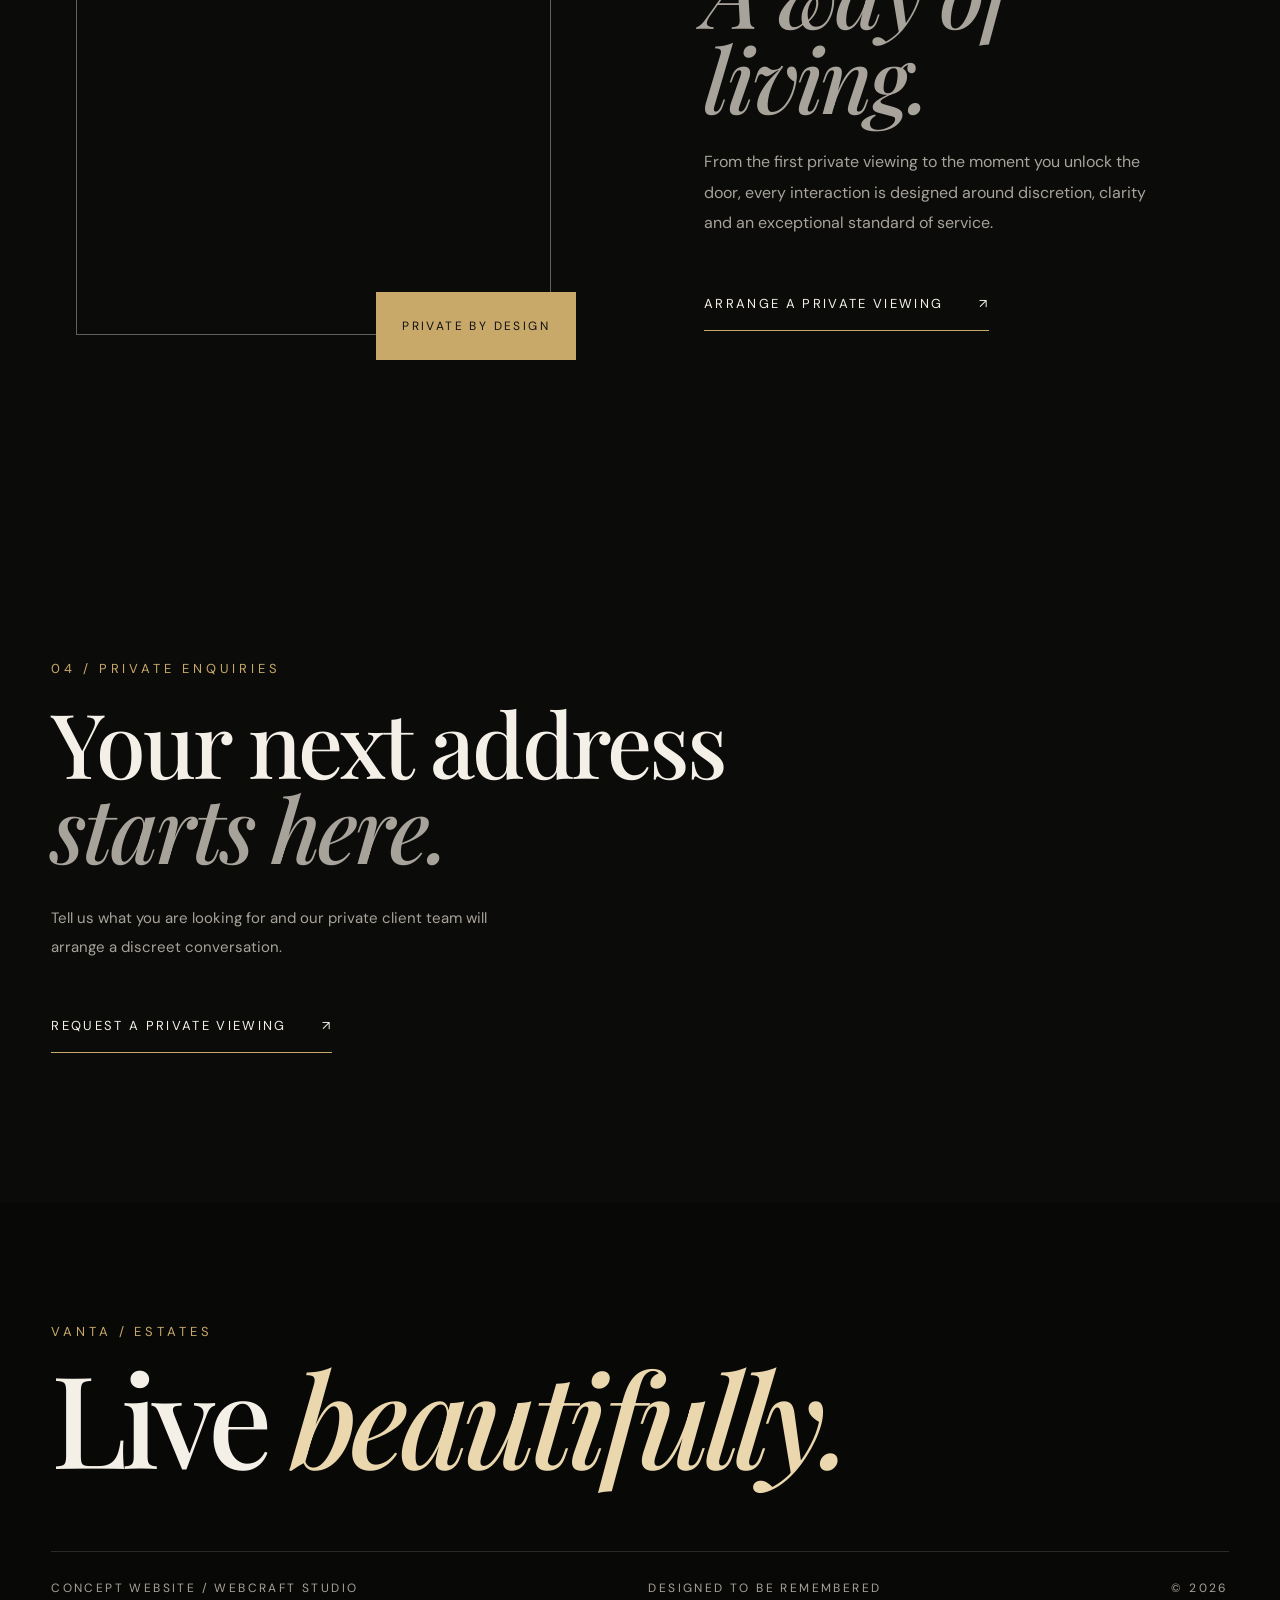
<file: demos/vanta-estates/index.html>
<!DOCTYPE html>
<html lang="en">
<head>
  <meta charset="UTF-8">
  <meta name="viewport" content="width=device-width, initial-scale=1.0">
  <meta name="description" content="VANTA Estates — a premium real estate concept website by WebCraft Studio.">
  <title>VANTA — Estates Beyond Ordinary</title>
  <link rel="preconnect" href="https://fonts.googleapis.com">
  <link rel="preconnect" href="https://fonts.gstatic.com" crossorigin>
  <link href="https://fonts.googleapis.com/css2?family=DM+Sans:wght@400;500;600&family=Playfair+Display:ital,wght@0,500;0,600;1,500;1,600&display=swap" rel="stylesheet">

  <style>
    :root{
      --bg:#0b0b0a;
      --surface:#121211;
      --surface-2:#181816;
      --text:#f4f0e8;
      --muted:#a8a39a;
      --line:rgba(244,240,232,.14);
      --gold:#c9a96a;
      --gold-soft:#ead7ad;
      --max:1380px;
      --ease:cubic-bezier(.16,1,.3,1);
    }

    *{box-sizing:border-box;margin:0;padding:0}
    html{scroll-behavior:smooth}
    body{
      background:var(--bg);
      color:var(--text);
      font-family:"DM Sans",sans-serif;
      overflow-x:hidden;
      cursor:none;
    }
    a{color:inherit;text-decoration:none}
    button{font:inherit}
    ::selection{background:var(--gold);color:#111}

    /* PRELOADER */
    .loader{
      position:fixed;inset:0;z-index:9999;
      background:#080807;
      display:grid;place-items:center;
      transition:opacity 1s var(--ease),visibility 1s;
    }
    .loader.hide{opacity:0;visibility:hidden;pointer-events:none}
    .loader-inner{text-align:center}
    .loader-brand{
      font-size:12px;letter-spacing:.38em;text-transform:uppercase;
      color:var(--muted);margin-bottom:22px;
    }
    .loader-count{
      font-family:"Playfair Display",serif;font-size:clamp(54px,9vw,110px);
      line-height:1;font-variant-numeric:tabular-nums;
    }
    .loader-line{width:180px;height:1px;background:var(--line);margin:25px auto 0;overflow:hidden}
    .loader-line span{display:block;width:0;height:100%;background:var(--gold);transition:width .1s linear}

    /* CURSOR */
    .cursor-dot,.cursor-ring{
      position:fixed;left:0;top:0;z-index:10000;pointer-events:none;
      transform:translate(-50%,-50%);
    }
    .cursor-dot{width:6px;height:6px;border-radius:50%;background:var(--gold)}
    .cursor-ring{
      width:38px;height:38px;border:1px solid rgba(234,215,173,.7);
      border-radius:50%;transition:width .3s var(--ease),height .3s var(--ease),background .3s,transform .08s;
    }
    body.cursor-hover .cursor-ring{
      width:64px;height:64px;background:rgba(201,169,106,.08);
    }

    /* NOISE + BACKGROUND */
    .noise{
      position:fixed;inset:0;z-index:50;pointer-events:none;opacity:.055;
      background-image:url("data:image/svg+xml,%3Csvg viewBox='0 0 180 180' xmlns='http://www.w3.org/2000/svg'%3E%3Cfilter id='n'%3E%3CfeTurbulence type='fractalNoise' baseFrequency='.9' numOctaves='4' stitchTiles='stitch'/%3E%3C/filter%3E%3Crect width='100%25' height='100%25' filter='url(%23n)' opacity='.6'/%3E%3C/svg%3E");
    }

    /* NAV */
    .nav{
      position:fixed;top:0;left:0;width:100%;z-index:100;
      padding:25px 4vw;display:flex;justify-content:space-between;align-items:center;
      mix-blend-mode:difference;
    }
    .logo{font-size:14px;letter-spacing:.34em;text-transform:uppercase}
    .nav-links{display:flex;gap:34px;font-size:13px;letter-spacing:.16em;text-transform:uppercase}
    .nav-links a{position:relative}
    .nav-links a:after{
      content:"";position:absolute;left:0;bottom:-7px;width:0;height:1px;background:#fff;
      transition:width .45s var(--ease)
    }
    .nav-links a:hover:after{width:100%}
    .nav-cta{
      border:1px solid rgba(255,255,255,.4);padding:11px 16px;font-size:13px;
      letter-spacing:.18em;text-transform:uppercase;transition:.4s var(--ease)
    }
    .nav-cta:hover{background:#fff;color:#111}

    /* HERO */
    .hero{min-height:100svh;position:relative;display:flex;align-items:flex-end;overflow:hidden}
    .hero-image{
      position:absolute;inset:0;background:
      linear-gradient(180deg,rgba(0,0,0,.18),rgba(0,0,0,.18) 45%,rgba(0,0,0,.82)),
      url("https://images.unsplash.com/photo-1600607687939-ce8a6c25118c?auto=format&fit=crop&w=2200&q=90") center/cover;
      transform:scale(1.08);will-change:transform;
    }
    .hero-image:after{
      content:"";position:absolute;inset:0;
      background:linear-gradient(90deg,rgba(0,0,0,.5),transparent 65%);
    }
    .hero-grid{
      position:absolute;inset:0;display:grid;grid-template-columns:repeat(6,1fr);
      opacity:.13;pointer-events:none;
    }
    .hero-grid span{border-right:1px solid #fff}
    .hero-content{
      position:relative;z-index:2;width:100%;max-width:var(--max);margin:auto;padding:0 4vw 7vh;
    }
    .hero-kicker{
      display:flex;align-items:center;gap:15px;color:#ddd5c8;font-size:13px;
      letter-spacing:.3em;text-transform:uppercase;margin-bottom:25px;
      overflow:hidden;
    }
    .hero-kicker i{width:55px;height:1px;background:var(--gold);display:block}
    .hero-title{
      font-family:"Playfair Display",serif;font-size:clamp(70px,11vw,180px);
      line-height:.82;font-weight:500;letter-spacing:-.045em;max-width:1100px;
      overflow:hidden;
    }
    .hero-title .line{display:block;overflow:hidden}
    .hero-title em{color:var(--gold-soft);font-weight:500}
    .hero-bottom{
      display:flex;justify-content:space-between;align-items:flex-end;margin-top:45px;
      gap:30px;max-width:1100px;
    }
    .hero-copy{max-width:410px;color:#d0cbc2;font-size:15px;line-height:1.8}
    .scroll-indicator{font-size:12px;letter-spacing:.25em;text-transform:uppercase;display:flex;align-items:center;gap:14px}
    .scroll-indicator span{display:block;width:65px;height:1px;background:rgba(255,255,255,.5);position:relative}
    .scroll-indicator span:after{
      content:"";position:absolute;left:0;top:0;width:18px;height:1px;background:var(--gold);
      animation:scrollLine 2s infinite var(--ease)
    }
    @keyframes scrollLine{50%{left:47px}100%{left:0}}

    /* SECTIONS */
    .section{max-width:var(--max);margin:auto;padding:150px 4vw}
    .eyebrow{font-size:13px;letter-spacing:.3em;text-transform:uppercase;color:var(--gold);margin-bottom:22px}
    .section-title{
      font-family:"Playfair Display",serif;font-size:clamp(48px,7vw,96px);font-weight:500;
      line-height:.95;letter-spacing:-.035em
    }
    .section-title em{color:var(--muted)}
    .intro-grid{display:grid;grid-template-columns:1fr 1fr;gap:10vw;align-items:end}
    .intro-copy{max-width:480px;color:var(--muted);font-size:15px;line-height:1.9}
    .rule{height:1px;background:var(--line);margin:75px 0}

    /* FEATURE */
    .feature{position:relative;min-height:700px;overflow:hidden}
    .feature-image{
      height:700px;background:url("https://images.unsplash.com/photo-1600566753190-17f0baa2a6c3?auto=format&fit=crop&w=1800&q=88") center/cover;
      transform:scale(1.05);transition:transform 1.4s var(--ease)
    }
    .feature:hover .feature-image{transform:scale(1)}
    .feature-overlay{position:absolute;inset:0;background:linear-gradient(90deg,rgba(0,0,0,.68),transparent 70%)}
    .feature-info{position:absolute;left:6%;bottom:7%;max-width:530px}
    .feature-info h3{font-family:"Playfair Display",serif;font-size:clamp(42px,5vw,72px);font-weight:500;line-height:.95;margin-bottom:20px}
    .feature-info p{color:#ccc5b9;line-height:1.7;max-width:430px}
    .price{margin-top:25px;color:var(--gold-soft);font-size:14px;letter-spacing:.2em;text-transform:uppercase}

    /* PROPERTY GRID */
    .property-grid{display:grid;grid-template-columns:repeat(2,1fr);gap:18px}
    .property{position:relative;min-height:560px;overflow:hidden;background:var(--surface)}
    .property-image{position:absolute;inset:0;background-size:cover;background-position:center;transition:transform 1.2s var(--ease)}
    .property:hover .property-image{transform:scale(1.08)}
    .property:nth-child(1) .property-image{background-image:linear-gradient(0deg,rgba(0,0,0,.55),transparent 60%),url("https://images.unsplash.com/photo-1600585154340-be6161a56a0c?auto=format&fit=crop&w=1300&q=85")}
    .property:nth-child(2) .property-image{background-image:linear-gradient(0deg,rgba(0,0,0,.55),transparent 60%),url("https://images.unsplash.com/photo-1600047509807-ba8f99d2cdde?auto=format&fit=crop&w=1300&q=85")}
    .property:nth-child(3) .property-image{background-image:linear-gradient(0deg,rgba(0,0,0,.55),transparent 60%),url("https://images.unsplash.com/photo-1600566753086-00f18fb6b3ea?auto=format&fit=crop&w=1300&q=85")}
    .property:nth-child(4) .property-image{background-image:linear-gradient(0deg,rgba(0,0,0,.55),transparent 60%),url("https://images.unsplash.com/photo-1600607688969-a5bfcd646154?auto=format&fit=crop&w=1300&q=85")}
    .property-info{position:absolute;left:30px;right:30px;bottom:28px;display:flex;justify-content:space-between;align-items:end;gap:20px}
    .property-info h3{font-family:"Playfair Display",serif;font-size:36px;font-weight:500}
    .property-info p{font-size:13px;letter-spacing:.14em;color:#ddd;text-transform:uppercase;margin-top:7px}
    .property-arrow{width:48px;height:48px;border:1px solid rgba(255,255,255,.45);border-radius:50%;display:grid;place-items:center;transition:.5s var(--ease)}
    .property:hover .property-arrow{background:#fff;color:#111;transform:rotate(45deg)}

    /* NUMBERS */
    .numbers{display:grid;grid-template-columns:repeat(3,1fr);border-top:1px solid var(--line);border-bottom:1px solid var(--line)}
    .number{padding:50px 25px;border-right:1px solid var(--line)}
    .number:last-child{border-right:0}
    .number strong{display:block;font-family:"Playfair Display",serif;font-size:70px;font-weight:500}
    .number span{font-size:12px;letter-spacing:.2em;color:var(--muted);text-transform:uppercase}

    /* MARQUEE */
    .marquee{overflow:hidden;border-top:1px solid var(--line);border-bottom:1px solid var(--line);white-space:nowrap}
    .marquee-track{display:inline-flex;gap:45px;padding:28px 0;animation:marquee 25s linear infinite}
    .marquee span{font-family:"Playfair Display",serif;font-size:34px}
    .marquee i{font-family:"DM Sans",sans-serif;color:var(--gold);font-style:normal}
    @keyframes marquee{to{transform:translateX(-50%)}}

    /* EXPERIENCE */
    .experience{display:grid;grid-template-columns:1fr 1fr;gap:10vw;align-items:center}
    .experience-visual{height:650px;position:relative;overflow:hidden}
    .experience-image{position:absolute;inset:0;background:url("https://images.unsplash.com/photo-1600210492486-724fe5c67fb0?auto=format&fit=crop&w=1500&q=88") center/cover}
    .experience-frame{position:absolute;inset:25px;border:1px solid rgba(255,255,255,.35)}
    .experience-badge{
      position:absolute;right:0;bottom:0;background:var(--gold);color:#111;padding:26px;
      font-size:12px;letter-spacing:.2em;text-transform:uppercase
    }
    .experience-copy p{color:var(--muted);line-height:1.9;margin-top:28px;max-width:470px}
    .outline-button{
      display:inline-flex;align-items:center;gap:35px;border-bottom:1px solid var(--gold);
      padding:18px 0;margin-top:38px;font-size:13px;letter-spacing:.18em;text-transform:uppercase;
      transition:.45s var(--ease)
    }
    .outline-button:hover{gap:55px;color:var(--gold-soft)}

    /* FOOTER */
    footer{padding:120px 4vw 35px;background:#080807}
    .footer-inner{max-width:var(--max);margin:auto}
    .footer-title{
      font-family:"Playfair Display",serif;font-size:clamp(55px,10vw,145px);font-weight:500;
      line-height:.85;letter-spacing:-.05em
    }
    .footer-title em{color:var(--gold-soft)}
    .footer-row{display:flex;justify-content:space-between;align-items:end;border-top:1px solid var(--line);margin-top:80px;padding-top:28px}
    .footer-row span{font-size:12px;letter-spacing:.2em;color:var(--muted);text-transform:uppercase}
    .footer-brand{font-size:13px;letter-spacing:.28em;text-transform:uppercase}

    /* REVEALS */
    .reveal{opacity:0;transform:translateY(60px);transition:opacity 1s var(--ease),transform 1s var(--ease)}
    .reveal.visible{opacity:1;transform:none}
    .delay-1{transition-delay:.12s}.delay-2{transition-delay:.22s}.delay-3{transition-delay:.32s}

    /* MAGNETIC BUTTON */
    .magnetic{transition:transform .18s ease}

    /* RESPONSIVE */
    @media(max-width:800px){
      html{overflow-x:hidden}
      body{cursor:auto;min-width:0}
      .cursor-dot,.cursor-ring{display:none}
      .noise{opacity:.035}

      .nav{padding:18px 5vw;gap:14px}
      .logo{font-size:12px;letter-spacing:.24em;white-space:nowrap}
      .nav-links{display:none}
      .nav-cta{padding:10px 12px;font-size:12px;letter-spacing:.12em;white-space:nowrap}

      .hero{min-height:100svh;height:auto}
      .hero-image{background-position:center center}
      .hero-grid{opacity:.35}
      .hero-content{padding:110px 5vw 42px;min-height:100svh;display:flex;flex-direction:column;justify-content:flex-end}
      .hero-kicker{font-size:12px;letter-spacing:.22em;margin-bottom:24px}
      .hero-title{font-size:clamp(54px,16.5vw,92px);line-height:.88;letter-spacing:-.045em;max-width:100%}
      .hero-bottom,.intro-grid,.experience{grid-template-columns:1fr;display:grid}
      .hero-bottom{gap:26px;margin-top:28px}
      .hero-copy{font-size:14px;line-height:1.7;max-width:330px}
      .scroll-indicator{font-size:11px;justify-self:start}

      .section{padding:78px 5vw}
      .intro-grid{gap:28px}
      .section-title{font-size:clamp(42px,12vw,70px);line-height:.95}
      .intro-copy{font-size:14px;line-height:1.75;max-width:100%}
      .rule{margin:48px 0 0}

      .feature{min-height:0;height:560px}
      .feature-image{min-height:560px;height:560px}
      .feature-info{padding:25px}
      .feature-info h3{font-size:clamp(35px,10vw,58px)}
      .feature-info p{font-size:14px;line-height:1.65}
      .price{font-size:12px}

      .marquee-track{gap:28px;padding:22px 0}
      .marquee span{font-size:27px}

      .property-grid{grid-template-columns:1fr;gap:18px}
      .property{min-height:440px}
      .property-image{min-height:440px}
      .property-info{padding:22px}
      .property-info h3{font-size:32px}
      .property-arrow{width:42px;height:42px}

      .numbers{grid-template-columns:1fr}
      .number{padding:36px 20px}
      .number strong{font-size:58px}

      .experience{gap:48px}
      .experience-visual{height:470px}
      .experience-frame{inset:16px}
      .experience-badge{padding:19px;font-size:11px}
      .experience-copy p{font-size:14px;line-height:1.75}
      .outline-button{gap:22px;font-size:12px;margin-top:30px;max-width:100%}

      footer{padding:78px 5vw 28px}
      .footer-title{font-size:clamp(52px,15vw,90px);line-height:.88}
      .footer-row{align-items:flex-start;gap:18px;flex-direction:column;margin-top:55px}

      a,button,.property,.feature{touch-action:manipulation}
    }

    @media(max-width:480px){
      .nav{padding:16px 4.5vw}
      .logo{font-size:12px;letter-spacing:.2em}
      .nav-cta{font-size:11px;padding:9px 10px}
      .hero-content{padding-left:4.5vw;padding-right:4.5vw}
      .hero-title{font-size:clamp(48px,16vw,76px)}
      .hero-bottom{gap:22px}
      .section{padding:68px 4.5vw}
      .eyebrow{font-size:11px;letter-spacing:.18em}
      .section-title{font-size:clamp(38px,11.5vw,58px)}
      .feature,.feature-image{height:500px;min-height:500px}
      .feature-info{padding:20px}
      .property,.property-image{min-height:390px}
      .experience-visual{height:390px}
      .experience-frame{inset:12px}
      .footer-title{font-size:clamp(48px,14vw,76px)}
    }

    @media(max-width:360px){
      .nav-cta{font-size:11px;letter-spacing:.08em;padding:8px 8px}
      .hero-title{font-size:47px}
      .hero-copy{font-size:13px}
      .feature,.feature-image{height:450px;min-height:450px}
      .property,.property-image{min-height:350px}
      .experience-visual{height:350px}
    }

    @media(prefers-reduced-motion:reduce){
      *,*:before,*:after{animation-duration:.01ms!important;animation-iteration-count:1!important;scroll-behavior:auto!important;transition-duration:.01ms!important}
    }
  </style>
</head>

<body>
  <div class="loader" id="loader">
    <div class="loader-inner">
      <div class="loader-brand">WebCraft Studio / Demo 03</div>
      <div class="loader-count" id="loaderCount">0</div>
      <div class="loader-line"><span id="loaderBar"></span></div>
    </div>
  </div>

  <div class="cursor-dot"></div>
  <div class="cursor-ring"></div>
  <div class="noise"></div>

  <header class="nav">
    <a class="logo magnetic" href="#top">VANTA / ESTATES</a>
    <nav class="nav-links">
      <a href="#residences">Residences</a>
      <a href="#experience">Experience</a>
      <a href="#contact">Contact</a>
    </nav>
    <a class="nav-cta magnetic" href="#contact">Private Viewing ↗</a>
  </header>

  <main id="top">
    <section class="hero">
      <div class="hero-image" data-parallax="0.08"></div>
      <div class="hero-grid"><span></span><span></span><span></span><span></span><span></span><span></span></div>

      <div class="hero-content">
        <div class="hero-kicker reveal visible">
          <i></i> Private residences / Bengaluru · Goa · Dubai
        </div>

        <h1 class="hero-title">
          <span class="line reveal visible">Live</span>
          <span class="line reveal visible delay-1">beyond</span>
          <span class="line reveal visible delay-2"><em>ordinary.</em></span>
        </h1>

        <div class="hero-bottom reveal visible delay-3">
          <p class="hero-copy">
            Curated residences for people who believe architecture should
            feel as exceptional as the life lived inside it.
          </p>
          <div class="scroll-indicator">Explore <span></span> Scroll</div>
        </div>
      </div>
    </section>

    <section class="section" id="residences">
      <div class="intro-grid reveal">
        <div>
          <div class="eyebrow">01 / The Collection</div>
          <h2 class="section-title">Spaces with <em>a point of view.</em></h2>
        </div>
        <p class="intro-copy">
          VANTA brings together architectural homes and private residences
          selected for their location, materiality, light and enduring character.
          Every detail is considered. Nothing is accidental.
        </p>
      </div>

      <div class="rule"></div>

      <article class="feature reveal">
        <div class="feature-image" data-parallax="0.04"></div>
        <div class="feature-overlay"></div>
        <div class="feature-info">
          <div class="eyebrow">Featured Residence / 01</div>
          <h3>Casa Aurelia</h3>
          <p>
            A sculptural hillside residence where warm stone, glass and
            landscape meet in complete privacy.
          </p>
          <div class="price">From ₹4.8 Cr · Goa</div>
        </div>
      </article>
    </section>

    <div class="marquee" aria-hidden="true">
      <div class="marquee-track">
        <span>ARCHITECTURE <i>✦</i> PRIVACY <i>✦</i> CRAFT <i>✦</i> TIMELESS LIVING <i>✦</i></span>
        <span>ARCHITECTURE <i>✦</i> PRIVACY <i>✦</i> CRAFT <i>✦</i> TIMELESS LIVING <i>✦</i></span>
      </div>
    </div>

    <section class="section">
      <div class="eyebrow reveal">02 / Selected Residences</div>
      <div class="property-grid">
        <article class="property reveal">
          <div class="property-image"></div>
          <div class="property-info">
            <div><h3>Oak House</h3><p>Bengaluru / ₹3.2 Cr</p></div>
            <div class="property-arrow">↗</div>
          </div>
        </article>

        <article class="property reveal delay-1">
          <div class="property-image"></div>
          <div class="property-info">
            <div><h3>Verde Villa</h3><p>Goa / ₹5.6 Cr</p></div>
            <div class="property-arrow">↗</div>
          </div>
        </article>

        <article class="property reveal delay-1">
          <div class="property-image"></div>
          <div class="property-info">
            <div><h3>Casa No. 09</h3><p>Alibaug / ₹6.1 Cr</p></div>
            <div class="property-arrow">↗</div>
          </div>
        </article>

        <article class="property reveal delay-2">
          <div class="property-image"></div>
          <div class="property-info">
            <div><h3>The Courtyard</h3><p>Dubai / AED 8.4M</p></div>
            <div class="property-arrow">↗</div>
          </div>
        </article>
      </div>
    </section>

    <section class="section">
      <div class="numbers">
        <div class="number reveal"><strong data-count="18">0</strong><span>Private residences</span></div>
        <div class="number reveal delay-1"><strong data-count="7">0</strong><span>Design partners</span></div>
        <div class="number reveal delay-2"><strong data-count="12">0</strong><span>Years of craft</span></div>
      </div>
    </section>

    <section class="section" id="experience">
      <div class="experience">
        <div class="experience-visual reveal">
          <div class="experience-image" data-parallax="0.05"></div>
          <div class="experience-frame"></div>
          <div class="experience-badge">Private by design</div>
        </div>

        <div class="experience-copy reveal delay-1">
          <div class="eyebrow">03 / The VANTA Experience</div>
          <h2 class="section-title">Not just a property.<br><em>A way of living.</em></h2>
          <p>
            From the first private viewing to the moment you unlock the door,
            every interaction is designed around discretion, clarity and an
            exceptional standard of service.
          </p>
          <a class="outline-button magnetic" href="#contact">Arrange a private viewing <span>↗</span></a>
        </div>
      </div>
    </section>

    <section class="section" id="contact">
      <div class="reveal">
        <div class="eyebrow">04 / Private Enquiries</div>
        <h2 class="section-title">Your next address<br><em>starts here.</em></h2>
        <p class="intro-copy" style="margin-top:35px">
          Tell us what you are looking for and our private client team will
          arrange a discreet conversation.
        </p>
        <a class="outline-button magnetic" href="https://wa.me/919380889224?text=Hi%20WebCraft%20Studio%2C%20I'm%20interested%20in%20the%20VANTA%20Estates%20demo." target="_blank" rel="noopener">
          Request a private viewing <span>↗</span>
        </a>
      </div>
    </section>
  </main>

  <footer>
    <div class="footer-inner">
      <div class="eyebrow">VANTA / ESTATES</div>
      <h2 class="footer-title">Live <em>beautifully.</em></h2>
      <div class="footer-row">
        <span>Concept website / WebCraft Studio</span>
        <span class="footer-brand">Designed to be remembered</span>
        <span>© 2026</span>
      </div>
    </div>
  </footer>

  <script>
    document.addEventListener("DOMContentLoaded", () => {
      const loader = document.getElementById("loader");
      const count = document.getElementById("loaderCount");
      const bar = document.getElementById("loaderBar");

      let n = 0;
      const loading = setInterval(() => {
        n += Math.floor(Math.random() * 8) + 3;
        if (n >= 100) {
          n = 100;
          clearInterval(loading);
          setTimeout(() => loader.classList.add("hide"), 350);
        }
        count.textContent = n;
        bar.style.width = n + "%";
      }, 45);

      // Custom cursor
      const dot = document.querySelector(".cursor-dot");
      const ring = document.querySelector(".cursor-ring");
      let mx = innerWidth / 2, my = innerHeight / 2, rx = mx, ry = my;

      window.addEventListener("mousemove", e => {
        mx = e.clientX; my = e.clientY;
        dot.style.transform = `translate(${mx}px,${my}px) translate(-50%,-50%)`;
      });

      function cursorLoop(){
        rx += (mx-rx)*0.14;
        ry += (my-ry)*0.14;
        ring.style.transform = `translate(${rx}px,${ry}px) translate(-50%,-50%)`;
        requestAnimationFrame(cursorLoop);
      }
      cursorLoop();

      document.querySelectorAll("a,.property,.feature,.magnetic").forEach(el => {
        el.addEventListener("mouseenter", () => document.body.classList.add("cursor-hover"));
        el.addEventListener("mouseleave", () => document.body.classList.remove("cursor-hover"));
      });

      // Reveal on scroll
      const observer = new IntersectionObserver(entries => {
        entries.forEach(entry => {
          if(entry.isIntersecting){
            entry.target.classList.add("visible");
            observer.unobserve(entry.target);
          }
        });
      }, {threshold:.12, rootMargin:"0px 0px -60px 0px"});

      document.querySelectorAll(".reveal").forEach(el => {
        if(!el.classList.contains("visible")) observer.observe(el);
      });

      // Parallax — keep touch devices stable and light.
      const parallaxEls = document.querySelectorAll("[data-parallax]");
      let ticking = false;
      const canParallax = window.matchMedia("(pointer:fine)").matches;

      function updateParallax(){
        if(!canParallax) return;
        const scrollY = window.scrollY;
        parallaxEls.forEach(el => {
          const speed = parseFloat(el.dataset.parallax || "0");
          const rect = el.parentElement.getBoundingClientRect();
          if(rect.bottom > 0 && rect.top < innerHeight){
            el.style.transform = `translate3d(0,${(scrollY - (rect.top + scrollY)) * speed}px,0) scale(1.06)`;
          }
        });
        ticking = false;
      }

      if(canParallax){
        window.addEventListener("scroll", () => {
          if(!ticking){ requestAnimationFrame(updateParallax); ticking = true; }
        }, {passive:true});
      }

      // Magnetic buttons — desktop/fine pointer only.
      if(canParallax){
      document.querySelectorAll(".magnetic").forEach(el => {
        el.addEventListener("mousemove", e => {
          const r = el.getBoundingClientRect();
          const x = (e.clientX - (r.left + r.width/2)) * .18;
          const y = (e.clientY - (r.top + r.height/2)) * .18;
          el.style.transform = `translate(${x}px,${y}px)`;
        });
        el.addEventListener("mouseleave", () => el.style.transform = "");
      });
      }

      // Animated counters
      const counters = document.querySelectorAll("[data-count]");
      const counterObserver = new IntersectionObserver(entries => {
        entries.forEach(entry => {
          if(!entry.isIntersecting) return;
          const el = entry.target;
          const target = +el.dataset.count;
          const start = performance.now();
          const duration = 1300;

          function tick(now){
            const p = Math.min((now-start)/duration,1);
            const eased = 1-Math.pow(1-p,3);
            el.textContent = Math.floor(target*eased);
            if(p<1) requestAnimationFrame(tick);
          }
          requestAnimationFrame(tick);
          counterObserver.unobserve(el);
        });
      }, {threshold:.7});
      counters.forEach(el => counterObserver.observe(el));

      // 3D tilt for property cards
      if(window.matchMedia("(pointer:fine)").matches){
        document.querySelectorAll(".property").forEach(card => {
          card.addEventListener("mousemove", e => {
            const r = card.getBoundingClientRect();
            const x = (e.clientX-r.left)/r.width-.5;
            const y = (e.clientY-r.top)/r.height-.5;
            card.style.transform = `perspective(1000px) rotateY(${x*2.2}deg) rotateX(${-y*2.2}deg)`;
          });
          card.addEventListener("mouseleave", () => {
            card.style.transform = "";
          });
        });
      }
    });
  </script>
</body>
</html>
</file>
<file: style.css>
@import url('https://fonts.googleapis.com/css2?family=DM+Sans:wght@400;500;600;700&family=Manrope:wght@600;700;800&display=swap');

:root {
  --bg: #f1f0ec;
  --bg-soft: #e8e7e1;
  --ink: #11110f;
  --muted: #77766f;
  --muted-2: #99978f;
  --line: #cbc9c0;
  --dark: #151513;
  --dark-2: #1d1d1a;
  --accent: #7656d9;
  --accent-soft: #b9a9ed;
  --white: #f8f7f2;
  --max: 1280px;
  --ease: cubic-bezier(.2, .75, .2, 1);
}

* {
  box-sizing: border-box;
  margin: 0;
  padding: 0;
}

html {
  scroll-behavior: smooth;
  width: 100%;
  max-width: 100%;
  overflow-x: hidden;
}

body {
  width: 100%;
  max-width: 100%;
  min-width: 320px;
  overflow-x: hidden;
  position: relative;
  background: var(--bg);
  color: var(--ink);
  font-family: "DM Sans", sans-serif;
  -webkit-font-smoothing: antialiased;
}

body::before {
  content: "";
  position: fixed;
  inset: 0;
  z-index: 9999;
  pointer-events: none;
  opacity: .025;
  background-image: url("data:image/svg+xml,%3Csvg xmlns='http://www.w3.org/2000/svg' width='180' height='180'%3E%3Cfilter id='n'%3E%3CfeTurbulence type='fractalNoise' baseFrequency='.75' numOctaves='2' stitchTiles='stitch'/%3E%3C/filter%3E%3Crect width='100%25' height='100%25' filter='url(%23n)'/%3E%3C/svg%3E");
}

::selection {
  color: white;
  background: var(--accent);
}

a {
  color: inherit;
  text-decoration: none;
}

button {
  font: inherit;
}

img {
  max-width: 100%;
  display: block;
}


/* =========================================================
   HEADER
========================================================= */

.site-header {
  position: fixed;
  z-index: 1000;
  top: 0;
  left: 0;
  right: 0;
  padding: 22px 32px;
  transition:
    padding .35s var(--ease),
    background .35s ease,
    border-color .35s ease,
    backdrop-filter .35s ease;
}

.site-header.scrolled {
  padding: 13px 32px;
  background: rgba(241, 240, 236, .84);
  border-bottom: 1px solid rgba(17, 17, 15, .1);
  backdrop-filter: blur(20px);
}

.header-inner {
  width: min(100%, var(--max));
  margin: auto;
  display: flex;
  align-items: center;
}

.brand {
  display: inline-flex;
  align-items: center;
  gap: 11px;
  flex-shrink: 0;
}

.brand-symbol {
  width: 36px;
  height: 36px;
  display: grid;
  place-items: center;
  border: 1px solid #aaa79e;
  border-radius: 8px;
  color: var(--accent);
  font: 800 12px "Manrope", sans-serif;
  transition: .3s ease;
}

.brand:hover .brand-symbol {
  border-color: var(--accent);
  transform: rotate(-5deg);
}

.brand-name {
  font: 800 15px "Manrope", sans-serif;
  letter-spacing: -.5px;
}

.brand-name small {
  margin-left: 3px;
  color: #89877f;
  font-weight: 600;
}

.desktop-nav {
  display: flex;
  align-items: center;
  gap: 34px;
  margin-left: auto;
}

.desktop-nav a {
  position: relative;
  color: #6d6c65;
  font-size: 14px;
  font-weight: 600;
  transition: .25s ease;
}

.desktop-nav a::after {
  content: "";
  position: absolute;
  left: 0;
  right: 100%;
  bottom: -7px;
  height: 1px;
  background: var(--accent);
  transition: right .3s var(--ease);
}

.desktop-nav a:hover {
  color: var(--ink);
}

.desktop-nav a:hover::after {
  right: 0;
}

.header-cta {
  margin-left: 36px;
  padding: 11px 18px;
  display: inline-flex;
  align-items: center;
  gap: 10px;
  border: 1px solid #aaa79e;
  border-radius: 6px;
  font-size: 13px;
  font-weight: 700;
  transition: .3s var(--ease);
}

.header-cta span {
  color: var(--accent);
}

.header-cta:hover {
  color: white;
  background: var(--ink);
  border-color: var(--ink);
  transform: translateY(-2px);
}

.menu-button {
  display: none;
  width: 42px;
  height: 42px;
  margin-left: auto;
  border: 1px solid #aaa79e;
  border-radius: 8px;
  background: transparent;
  cursor: pointer;
  padding: 0;
  flex-direction: column;
  justify-content: center;
  align-items: center;
  gap: 5px;
  flex-shrink: 0;
}

.menu-button span {
  display: block;
  width: 18px;
  height: 1.5px;
  background: var(--ink);
  border-radius: 1px;
  transition: transform .3s var(--ease), opacity .2s ease;
}

.menu-button.active span:first-child {
  transform: translateY(3.25px) rotate(45deg);
}

.menu-button.active span:last-child {
  transform: translateY(-3.25px) rotate(-45deg);
}

.mobile-nav {
  display: none;
}


/* =========================================================
   SHARED
========================================================= */

.section-marker {
  display: flex;
  align-items: center;
  gap: 10px;
  color: #85837b;
  font-size: 12px;
  font-weight: 700;
  letter-spacing: 1.5px;
}

.section-marker span {
  color: var(--accent);
}

.section-marker i {
  width: 28px;
  height: 1px;
  background: var(--line);
}

.primary-button,
.contact-button {
  display: inline-flex;
  align-items: center;
  justify-content: space-between;
  gap: 24px;
  min-height: 52px;
  padding: 0 22px;
  border-radius: 6px;
  background: var(--ink);
  color: white;
  font-size: 14px;
  font-weight: 700;
  transition: .35s var(--ease);
}

.primary-button b,
.contact-button b {
  color: var(--accent-soft);
  font-size: 16px;
}

.primary-button:hover,
.contact-button:hover {
  transform: translateY(-4px);
  box-shadow: 0 15px 30px rgba(17, 17, 15, .16);
}

.text-button {
  display: inline-flex;
  align-items: center;
  gap: 10px;
  color: #696861;
  font-size: 14px;
  font-weight: 700;
  transition: .3s ease;
}

.text-button span {
  color: var(--accent);
  transition: .3s ease;
}

.text-button:hover {
  color: var(--ink);
}

.text-button:hover span {
  transform: translateX(4px);
}


/* =========================================================
   HERO
========================================================= */

.hero {
  position: relative;
  min-height: 100vh;
  padding: 145px 32px 80px;
  display: flex;
  flex-direction: column;
  justify-content: center;
  overflow: hidden;
  background:
    radial-gradient(circle at 80% 32%,
      rgba(118, 86, 217, .09),
      transparent 28%),
    var(--bg);
  border-bottom: 1px solid var(--line);
}

.hero-inner {
  position: relative;
  z-index: 2;
  width: min(100%, var(--max));
  margin: auto;
}

.hero-noise {
  position: absolute;
  inset: 0;
  pointer-events: none;
  background:
    linear-gradient(90deg,
      transparent 0 49.95%,
      rgba(17, 17, 15, .035) 50%,
      transparent 50.05%);
  opacity: .55;
}

.hero-orbit {
  position: absolute;
  border: 1px solid rgba(118, 86, 217, .12);
  border-radius: 50%;
  pointer-events: none;
}

.hero-orbit-one {
  width: 560px;
  height: 560px;
  right: -210px;
  top: 150px;
}

.hero-orbit-two {
  width: 800px;
  height: 800px;
  right: -330px;
  top: 30px;
  border-color: rgba(118, 86, 217, .055);
}

.hero-meta {
  display: flex;
  justify-content: space-between;
  align-items: center;
  margin-bottom: 30px;
  color: #88867e;
  font-size: 12px;
  font-weight: 700;
  letter-spacing: 1.5px;
}

.availability {
  display: flex;
  align-items: center;
  gap: 8px;
  font-size: 12px;
}

.availability i {
  width: 7px;
  height: 7px;
  border-radius: 50%;
  background: #4eae6a;
  box-shadow: 0 0 0 5px rgba(78, 174, 106, .12);
}

.hero-location {
  color: #98968e;
  font-size: 12px;
  letter-spacing: 1.5px;
}

.hero-title-wrap {
  max-width: 1030px;
}

.hero-overline {
  margin-bottom: 21px;
  color: #88867e;
  font-size: 12px;
  font-weight: 700;
  letter-spacing: 2px;
}

.hero-title {
  font: 800 clamp(62px, 8.6vw, 122px)/.84 "Manrope", sans-serif;
  letter-spacing: -8px;
}

.hero-title>span {
  display: block;
}

.hero-title .accent-line {
  position: relative;
  display: inline-block;
  max-width: 100%;
}

.hero-title em {
  color: var(--accent);
  font-style: normal;
}

.hero-title .accent-line::after {
  content: "";
  position: absolute;
  left: 0;
  right: 0;
  bottom: -12px;
  height: 2px;
  background: linear-gradient(90deg,
      var(--accent),
      transparent);
  opacity: .5;
}

.hero-bottom {
  width: 100%;
  max-width: 1050px;
  margin-top: 48px;
  display: flex;
  align-items: flex-end;
  justify-content: space-between;
  gap: 50px;
}

.hero-description {
  max-width: 480px;
}

.hero-description p {
  color: #73716a;
  font-size: 16px;
  line-height: 1.7;
}

.hero-actions {
  display: flex;
  align-items: center;
  gap: 27px;
}

.hero-showcase {
  position: relative;
  z-index: 3;
  width: min(100% - 64px, 1120px);
  margin: 85px auto 0;
}

.showcase-top,
.showcase-bottom {
  display: flex;
  align-items: center;
  justify-content: space-between;
  color: #89877f;
  font-size: 11px;
  font-weight: 700;
  letter-spacing: 1.4px;
}

.showcase-top {
  margin-bottom: 10px;
}

.browser-frame {
  position: relative;
  overflow: hidden;
  border: 1px solid #aaa79e;
  border-radius: 9px;
  background: #191917;
  box-shadow:
    0 30px 80px rgba(17, 17, 15, .15),
    0 3px 10px rgba(17, 17, 15, .08);
  transform: perspective(1200px) rotateX(1deg);
  transition: .6s var(--ease);
}

.browser-frame:hover {
  transform: perspective(1200px) rotateX(0) translateY(-5px);
}

.browser-toolbar {
  height: 38px;
  padding: 0 14px;
  display: grid;
  grid-template-columns: 70px 1fr 30px;
  align-items: center;
  background: #222220;
  color: #89877f;
  font-size: 11px;
}

.browser-controls {
  display: flex;
  gap: 5px;
}

.browser-controls i {
  width: 6px;
  height: 6px;
  border-radius: 50%;
  background: #66645e;
}

.browser-url {
  height: 22px;
  display: flex;
  align-items: center;
  padding: 0 10px;
  border-radius: 3px;
  background: #2b2b28;
  font-size: 11px;
}

.browser-action {
  text-align: right;
}

.website-preview {
  min-height: 490px;
  padding: 28px 34px 18px;
  background: #141413;
  color: #efede7;
}

.preview-header {
  display: flex;
  align-items: center;
  justify-content: space-between;
}

.preview-header strong {
  font: 800 13px "Manrope", sans-serif;
  letter-spacing: 1px;
}

.preview-header nav {
  display: flex;
  align-items: center;
  gap: 21px;
  color: #89877f;
  font-size: 11px;
  letter-spacing: 1.2px;
  font-weight: 600;
}

.preview-header nav b {
  color: #efede7;
  font-weight: 600;
}

.preview-content {
  min-height: 410px;
  display: grid;
  grid-template-columns: 1fr .9fr;
  gap: 30px;
  align-items: center;
}

.preview-copy {
  max-width: 550px;
}

.preview-copy small {
  color: #89877f;
  font-size: 11px;
  font-weight: 700;
  letter-spacing: 1.5px;
}

.preview-copy h2 {
  margin-top: 17px;
  font: 800 clamp(42px, 5vw, 69px)/.87 "Manrope", sans-serif;
  letter-spacing: -4px;
}

.preview-copy h2 em {
  color: #aa93ed;
  font-style: normal;
}

.preview-copy p {
  max-width: 350px;
  margin-top: 17px;
  color: #89877f;
  font-size: 13px;
  line-height: 1.7;
}

.preview-copy a {
  display: inline-flex;
  align-items: center;
  gap: 12px;
  margin-top: 18px;
  padding: 9px 13px;
  border: 1px solid #3a3a36;
  border-radius: 4px;
  color: #aaa8a1;
  font-size: 11px;
  font-weight: 700;
}

.preview-copy a span {
  color: #aa93ed;
}

.preview-art {
  position: relative;
  height: 310px;
  overflow: hidden;
}

.art-glow {
  position: absolute;
  width: 280px;
  height: 280px;
  right: 25px;
  top: 15px;
  border-radius: 50%;
  background:
    radial-gradient(circle at 35% 30%,
      #e9e4f7 0,
      #a68fe9 25%,
      #6f52c7 45%,
      #30224d 68%,
      transparent 69%);
  filter: blur(.2px);
}

.art-ring {
  position: absolute;
  border: 1px solid rgba(231, 225, 246, .22);
  border-radius: 50%;
}

.ring-one {
  width: 290px;
  height: 290px;
  right: 20px;
  top: 10px;
}

.ring-two {
  width: 365px;
  height: 365px;
  right: -18px;
  top: -27px;
  border-color: rgba(118, 86, 217, .28);
}

.art-panel {
  position: absolute;
  border: 1px solid rgba(238, 235, 227, .17);
  background: rgba(255, 255, 255, .025);
  backdrop-filter: blur(7px);
}

.panel-one {
  width: 120px;
  height: 75px;
  left: 0;
  bottom: 37px;
  transform: rotate(-12deg);
}

.panel-two {
  width: 82px;
  height: 115px;
  right: 10px;
  bottom: 5px;
  transform: rotate(9deg);
}

.art-orb {
  position: absolute;
  width: 60px;
  height: 60px;
  left: 72px;
  top: 56px;
  border-radius: 50%;
  border: 1px solid rgba(255, 255, 255, .2);
  background: rgba(255, 255, 255, .04);
}

.preview-footer {
  display: flex;
  justify-content: space-between;
  padding-top: 12px;
  border-top: 1px solid #292927;
  color: #77766f;
  font-size: 12px;
  font-weight: 700;
  letter-spacing: 1.2px;
}

.showcase-bottom {
  margin-top: 11px;
}

.showcase-bottom div:first-child {
  display: flex;
  align-items: center;
  gap: 10px;
}

.showcase-bottom strong {
  color: #696760;
}

.showcase-scroll {
  color: #96948c;
}


/* =========================================================
   STATEMENT
========================================================= */

.statement-section {
  width: min(calc(100% - 64px), var(--max));
  margin: auto;
  padding: 155px 0 170px;
  display: grid;
  grid-template-columns: 180px 1fr;
  gap: 70px;
}

.statement-content {
  max-width: 1050px;
}

.statement-content h2 {
  font: 700 clamp(45px, 5.8vw, 78px)/.99 "Manrope", sans-serif;
  letter-spacing: -5px;
}

.statement-content h2 span {
  color: var(--accent);
}

.statement-content h2 strong {
  font-weight: 800;
}

.statement-bottom {
  display: flex;
  justify-content: space-between;
  align-items: flex-end;
  gap: 50px;
  margin-top: 48px;
  padding-top: 24px;
  border-top: 1px solid var(--line);
}

.statement-bottom p {
  max-width: 500px;
  color: #76746d;
  font-size: 16px;
  line-height: 1.75;
}

.statement-arrow {
  color: var(--accent);
  font-size: 28px;
}


/* =========================================================
   WORK
========================================================= */

.work-section {
  padding: 145px 32px;
  border-top: 1px solid var(--line);
  border-bottom: 1px solid var(--line);
}

.section-heading {
  width: min(100%, var(--max));
  margin: auto;
  display: grid;
  grid-template-columns: 1fr .48fr;
  gap: 90px;
  align-items: end;
  margin-bottom: 65px;
}

.section-heading-title h2,
.services-heading h2,
.process-header h2,
.about-copy h2 {
  margin-top: 22px;
  font: 800 clamp(48px, 5.7vw, 78px)/.92 "Manrope", sans-serif;
  letter-spacing: -5px;
}

.section-heading-title h2 span,
.services-heading h2 span,
.process-header h2 span,
.about-copy h2 span {
  color: var(--accent);
}

.section-heading>p {
  color: #77756e;
  font-size: 16px;
  line-height: 1.75;
}

.projects {
  width: min(100%, var(--max));
  margin: auto;
}

.project-featured {
  margin-bottom: 65px;
}

.project-visual {
  position: relative;
  overflow: hidden;
  border: 1px solid #bcb9b0;
}

.project-restaurant {
  height: 650px;
  padding: 30px;
  background:
    radial-gradient(circle at 70% 35%, rgba(118, 86, 217, .13), transparent 28%),
    #dedbd2;
}

.project-browser {
  height: 100%;
  overflow: hidden;
  border: 1px solid #353530;
  border-radius: 8px;
  background: #11110f;
  box-shadow: 0 20px 50px rgba(17, 17, 15, .16);
}

.project-browser-bar {
  height: 35px;
  padding: 0 12px;
  display: flex;
  align-items: center;
  gap: 9px;
  color: #66645e;
  font-size: 11px;
}

.project-browser-bar>div {
  display: flex;
  gap: 5px;
}

.project-browser-bar i {
  width: 6px;
  height: 6px;
  border-radius: 50%;
  background: #55534e;
}

.project-browser-bar span {
  margin-left: auto;
}

.restaurant-screen {
  height: calc(100% - 35px);
  padding: 27px 30px 17px;
  color: #efede7;
}

.restaurant-nav {
  display: flex;
  align-items: center;
  justify-content: space-between;
}

.restaurant-nav strong {
  font: 800 13px "Manrope";
  letter-spacing: 1px;
}

.restaurant-nav div {
  display: flex;
  gap: 22px;
  color: #74726b;
  font-size: 11px;
  letter-spacing: 1.4px;
}

.restaurant-nav b {
  color: #eeeae2;
}

.restaurant-main {
  height: 85%;
  display: grid;
  grid-template-columns: 1fr .9fr;
  align-items: center;
}

.restaurant-copy small {
  color: #77766f;
  font-size: 11px;
  font-weight: 700;
  letter-spacing: 1.5px;
}

.restaurant-copy h3 {
  margin-top: 18px;
  font: 800 clamp(45px, 5vw, 75px)/.86 "Manrope";
  letter-spacing: -5px;
}

.restaurant-copy h3 em {
  color: #ad96ef;
  font-style: normal;
}

.restaurant-copy p {
  max-width: 340px;
  margin-top: 18px;
  color: #77766f;
  font-size: 13px;
  line-height: 1.8;
}

.restaurant-copy a {
  display: inline-flex;
  gap: 10px;
  margin-top: 19px;
  padding: 10px 12px;
  border: 1px solid #3b3b36;
  border-radius: 4px;
  color: #b0aea7;
  font-size: 11px;
  font-weight: 700;
}

.restaurant-copy a span {
  color: #ad96ef;
}

.restaurant-art {
  position: relative;
  height: 360px;
}

.plate {
  position: absolute;
  width: 330px;
  height: 330px;
  top: 12px;
  right: 8%;
  display: grid;
  place-items: center;
  border-radius: 50%;
  background:
    radial-gradient(circle at 34% 28%,
      #f1eef7,
      #a98fe9 24%,
      #7151c9 45%,
      #35244f 68%,
      #171715 69%);
  box-shadow:
    0 0 0 1px rgba(255, 255, 255, .07),
    0 30px 70px rgba(0, 0, 0, .3);
}

.plate-inner {
  width: 110px;
  height: 110px;
  border-radius: 50%;
  border: 1px solid rgba(255, 255, 255, .25);
  background: rgba(255, 255, 255, .07);
}

.restaurant-footer {
  display: flex;
  justify-content: space-between;
  padding-top: 12px;
  border-top: 1px solid #292927;
  color: #5f5e58;
  font-size: 12px;
  font-weight: 700;
  letter-spacing: 1.4px;
}

.project-info {
  display: grid;
  grid-template-columns: 1fr 1fr 30px;
  align-items: center;
  gap: 30px;
  padding: 18px 3px 0;
}

.project-info span {
  display: block;
  margin-bottom: 5px;
  color: #7d7b73;
  font-size: 12px;
  font-weight: 800;
  letter-spacing: 1.6px;
}

.project-info h3 {
  font: 700 17px "Manrope";
}

.project-info p {
  color: #77756e;
  font-size: 14px;
}

.project-info>b {
  color: var(--accent);
  font-size: 16px;
  font-weight: 400;
  text-align: right;
}

.project-row {
  display: grid;
  grid-template-columns: 1fr 1fr;
  gap: 18px;
}

.project-row .project-visual {
  height: 410px;
}

.project-fashion {
  background: #252522;
}

.fashion-screen {
  position: relative;
  height: 100%;
  padding: 30px;
  overflow: hidden;
  background: #dad7cf;
  color: #141412;
}

.fashion-top {
  display: flex;
  justify-content: space-between;
  color: #68665f;
  font-size: 11px;
  font-weight: 800;
  letter-spacing: 1.5px;
}

.fashion-copy {
  position: relative;
  z-index: 2;
  margin-top: 68px;
}

.fashion-copy small {
  color: #6e6c65;
  font-size: 11px;
  letter-spacing: 1.5px;
}

.fashion-copy h3 {
  margin-top: 15px;
  font: 800 48px/.88 "Manrope";
  letter-spacing: -3.5px;
}

.fashion-copy em {
  color: #7050ce;
  font-style: normal;
}

.fashion-object {
  position: absolute;
  width: 290px;
  height: 430px;
  right: -50px;
  bottom: -145px;
  border-radius: 48% 48% 12px 12px;
  background:
    linear-gradient(145deg,
      #a7a39a,
      #69665e);
  transform: rotate(-10deg);
  box-shadow: -20px 25px 60px rgba(30, 29, 26, .18);
}

.fashion-link {
  position: absolute;
  left: 30px;
  bottom: 27px;
  font-size: 11px;
  font-weight: 800;
  letter-spacing: 1.2px;
}

.project-clinic {
  background: #d9d7d0;
}

.clinic-screen {
  position: relative;
  height: 100%;
  padding: 30px;
  overflow: hidden;
  color: #171715;
}

.clinic-screen::after {
  content: "";
  position: absolute;
  width: 280px;
  height: 280px;
  right: -90px;
  top: -80px;
  border-radius: 50%;
  border: 1px solid #b5b2aa;
  box-shadow:
    0 0 0 35px rgba(118, 86, 217, .035),
    0 0 0 70px rgba(118, 86, 217, .025);
}

.clinic-screen small {
  font-size: 11px;
  font-weight: 800;
  letter-spacing: 1.6px;
  color: #74716a;
}

.clinic-screen h3 {
  margin-top: 67px;
  font: 800 49px/.88 "Manrope";
  letter-spacing: -3.5px;
}

.clinic-screen h3 em {
  color: #6f50ca;
  font-style: normal;
}

.clinic-details {
  position: absolute;
  left: 30px;
  bottom: 80px;
  display: flex;
  align-items: center;
  gap: 15px;
  color: #77746c;
  font-size: 11px;
}

.clinic-details span:first-child {
  color: var(--accent);
  font-weight: 800;
}

.clinic-appointment {
  position: absolute;
  z-index: 2;
  left: 30px;
  right: 30px;
  bottom: 25px;
  padding: 12px 0;
  display: flex;
  justify-content: space-between;
  border-top: 1px solid #aaa79f;
  border-bottom: 1px solid #aaa79f;
  font-size: 11px;
  font-weight: 800;
  letter-spacing: 1px;
}

.clinic-appointment b {
  color: var(--accent);
}

.project,
.project-visual,
.project-info {
  transition: .5s var(--ease);
}

.project:hover .project-visual {
  transform: translateY(-5px);
  box-shadow: 0 25px 55px rgba(17, 17, 15, .1);
}

.project:hover .project-info>b {
  transform: translateX(4px);
}

.project-info>b {
  transition: .3s ease;
}


/* =========================================================
   SERVICES
========================================================= */

.services-section {
  padding: 150px 32px;
  border-bottom: 1px solid var(--line);
}

.services-heading {
  width: min(100%, var(--max));
  margin: auto;
  display: grid;
  grid-template-columns: 1fr .48fr;
  gap: 90px;
  align-items: end;
  margin-bottom: 70px;
}

.services-heading>p {
  color: #77756e;
  font-size: 16px;
  line-height: 1.75;
}

.services-list {
  width: min(100%, var(--max));
  margin: auto;
  border-top: 1px solid var(--line);
}

.service {
  position: relative;
  display: grid;
  grid-template-columns: 60px 1.1fr 1fr 30px;
  gap: 30px;
  align-items: center;
  min-height: 125px;
  border-bottom: 1px solid var(--line);
  transition: .35s var(--ease);
}

.service::before {
  content: "";
  position: absolute;
  inset: 0;
  z-index: -1;
  background: rgba(255, 255, 255, .22);
  transform: scaleX(0);
  transform-origin: left;
  transition: .45s var(--ease);
}

.service:hover {
  padding: 0 14px;
}

.service:hover::before {
  transform: scaleX(1);
}

.service-index {
  color: var(--accent);
  font-size: 13px;
  font-weight: 800;
}

.service-title h3 {
  font: 700 19px "Manrope";
}

.service-title span {
  display: block;
  margin-top: 6px;
  color: #8a8880;
  font-size: 12px;
}

.service>p {
  max-width: 420px;
  color: #77756e;
  font-size: 14px;
  line-height: 1.65;
}

.service>b {
  color: #8a8880;
  font-size: 16px;
  font-weight: 400;
  transition: .3s ease;
}

.service:hover>b {
  color: var(--accent);
  transform: translate(3px, -3px);
}


/* =========================================================
   PROCESS
========================================================= */

.process-section {
  padding: 150px 32px;
  border-bottom: 1px solid var(--line);
}

.process-header {
  width: min(100%, var(--max));
  margin: auto;
}

.process-steps {
  width: min(100%, var(--max));
  margin: 75px auto 0;
  display: grid;
  grid-template-columns: repeat(4, 1fr);
  border-top: 1px solid var(--line);
}

.process-step {
  position: relative;
  min-height: 270px;
  padding: 28px 25px 20px 0;
  border-right: 1px solid var(--line);
}

.process-step:not(:first-child) {
  padding-left: 25px;
}

.process-step:last-child {
  border-right: 0;
}

.step-number {
  width: 34px;
  height: 34px;
  display: grid;
  place-items: center;
  border: 1px solid #b9b6ad;
  border-radius: 50%;
  color: var(--accent);
  font-size: 12px;
  font-weight: 800;
  transition: .35s var(--ease);
}

.process-step:hover .step-number {
  color: white;
  background: var(--accent);
  border-color: var(--accent);
  transform: rotate(8deg);
}

.step-line {
  width: 1px;
  height: 35px;
  margin: 16px 0;
  background: var(--line);
}

.process-step h3 {
  font: 700 20px "Manrope";
}

.process-step p {
  max-width: 220px;
  margin-top: 13px;
  color: #77756e;
  font-size: 14px;
  line-height: 1.65;
}


/* =========================================================
   ABOUT
========================================================= */

.about-section {
  width: min(calc(100% - 64px), var(--max));
  margin: auto;
  padding: 155px 0;
  display: grid;
  grid-template-columns: .75fr 1fr;
  gap: 130px;
  align-items: center;
}

.about-visual {
  position: relative;
  min-height: 430px;
  display: grid;
  place-items: center;
  overflow: hidden;
  border: 1px solid #bdbab1;
  background:
    radial-gradient(circle at 50% 48%,
      rgba(118, 86, 217, .2),
      transparent 30%),
    var(--dark);
  color: white;
}

.about-number {
  position: relative;
  z-index: 2;
  font: 800 190px/.8 "Manrope";
  letter-spacing: -20px;
  color: #ebe7f8;
  text-shadow: 0 0 60px rgba(118, 86, 217, .28);
}

.about-visual>span {
  position: absolute;
  z-index: 3;
  bottom: 24px;
  left: 25px;
  color: #77766f;
  font-size: 11px;
  font-weight: 800;
  letter-spacing: 2px;
  line-height: 1.5;
}

.about-orbit {
  position: absolute;
  width: 330px;
  height: 330px;
  border: 1px solid rgba(185, 169, 237, .23);
  border-radius: 50%;
  animation: orbit 18s linear infinite;
}

.about-orbit::before,
.about-orbit::after {
  content: "";
  position: absolute;
  width: 7px;
  height: 7px;
  border-radius: 50%;
  background: var(--accent-soft);
}

.about-orbit::before {
  top: 20px;
  left: 50%;
}

.about-orbit::after {
  bottom: 40px;
  right: 12px;
}

@keyframes orbit {
  to {
    transform: rotate(360deg)
  }
}

.about-copy h2 {
  max-width: 700px;
}

.about-copy>p {
  max-width: 600px;
  color: #77756e;
  font-size: 16px;
  line-height: 1.75;
}

.about-copy>p:first-of-type {
  margin-top: 30px;
}

.about-copy>p+p {
  margin-top: 17px;
}

.about-points {
  display: flex;
  flex-wrap: wrap;
  gap: 8px;
  margin-top: 32px;
  padding-top: 22px;
  border-top: 1px solid var(--line);
}

.about-points span {
  padding: 8px 12px;
  border: 1px solid #c1beb5;
  border-radius: 4px;
  color: #77766f;
  font-size: 11px;
  font-weight: 800;
  letter-spacing: 1.1px;
}


/* =========================================================
   CONTACT
========================================================= */

.contact-section {
  padding: 35px 32px 100px;
}

.contact-grid {
  width: min(100%, var(--max));
  margin: auto;
  display: grid;
  grid-template-columns: 180px 1fr;
  gap: 70px;
  padding: 100px 80px;
  background: var(--dark);
  color: white;
  overflow: hidden;
  position: relative;
}

.contact-grid::before {
  content: "";
  position: absolute;
  width: 600px;
  height: 600px;
  right: -220px;
  top: -250px;
  border: 1px solid rgba(185, 169, 237, .1);
  border-radius: 50%;
  box-shadow:
    0 0 0 80px rgba(118, 86, 217, .025),
    0 0 0 160px rgba(118, 86, 217, .02);
}

.contact-grid::after {
  content: "";
  position: absolute;
  width: 300px;
  height: 300px;
  right: 40px;
  top: 40px;
  border-radius: 50%;
  background: radial-gradient(circle, rgba(118, 86, 217, .14), transparent 67%);
}

.contact-label {
  position: relative;
  z-index: 2;
  display: flex;
  gap: 12px;
  align-items: flex-start;
  color: #77766f;
  font-size: 12px;
  font-weight: 800;
  letter-spacing: 1.7px;
}

.contact-label span {
  color: #a995e7;
}

.contact-main {
  position: relative;
  z-index: 2;
}

.contact-eyebrow {
  color: #77766f;
  font-size: 12px;
  font-weight: 800;
  letter-spacing: 2px;
}

.contact-main h2 {
  margin-top: 23px;
  font: 800 clamp(50px, 6vw, 84px)/.88 "Manrope";
  letter-spacing: -5px;
}

.contact-main h2 span {
  color: #aa94ed;
}

.contact-description {
  max-width: 450px;
  margin-top: 24px;
  color: #888780;
  font-size: 16px;
  line-height: 1.75;
}

.contact-button {
  margin-top: 30px;
  background: white;
  color: var(--ink);
}

.contact-button b {
  color: var(--accent);
}

.contact-number {
  margin-top: 15px;
  display: flex;
  flex-direction: column;
  align-items: flex-start;
  gap: 6px;
  color: #aaa8a1;
  font-size: 13px;
  line-height: 1.7;
  letter-spacing: 1px;
}

.contact-number a {
  display: block;
  color: #aaa8a1;
  transition: .3s ease;
}

.contact-number a:hover {
  color: #fff;
}

.contact-number a+a {
  margin-top: 2px;
}

.contact-number+.contact-number {
  margin-top: 18px;
}


/* =========================================================
   FOOTER
========================================================= */

.site-footer {
  width: min(calc(100% - 64px), var(--max));
  margin: auto;
  padding: 30px 0;
  display: grid;
  grid-template-columns: 1fr 1fr 1fr;
  align-items: center;
}

.footer-center {
  text-align: center;
  color: #8a8880;
  font-size: 13px;
}

.footer-top {
  justify-self: end;
  color: #77756e;
  font-size: 13px;
  font-weight: 700;
  transition: .25s ease;
}

.footer-top:hover {
  color: var(--accent);
}


/* =========================================================
   REVEAL STATES — ready for JS
========================================================= */

.reveal {
  opacity: 0;
  transform: translateY(25px);
  transition:
    opacity .8s ease,
    transform .8s var(--ease);
}

.reveal.visible {
  opacity: 1;
  transform: none;
}


/* =========================================================
   RESPONSIVE
========================================================= */

@media(max-width:1050px) {

  .hero-title {
    font-size: clamp(56px, 8vw, 92px);
  }

  .hero-showcase {
    margin-top: 70px;
  }

  .statement-section {
    grid-template-columns: 100px 1fr;
    gap: 45px;
  }

  .section-heading,
  .services-heading {
    grid-template-columns: 1fr .6fr;
    gap: 50px;
  }

  .about-section {
    gap: 70px;
  }

  .contact-grid {
    padding: 75px 50px;
  }

}


@media(max-width:800px) {

  .site-header {
    padding: 14px 18px;
    width: 100%;
    box-sizing: border-box;
  }

  .site-header.scrolled {
    padding: 11px 18px;
  }

  .header-inner {
    width: 100%;
    display: flex;
    justify-content: space-between;
    align-items: center;
  }

  .desktop-nav,
  .header-cta {
    display: none !important;
  }

  .menu-button {
    display: flex;
  }

  .mobile-nav {
    position: fixed;
    top: 66px;
    left: 16px;
    right: 16px;
    display: flex;
    flex-direction: column;
    padding: 10px;
    border: 1px solid #c8c5bc;
    border-radius: 12px;
    background: rgba(245, 244, 240, .98);
    backdrop-filter: blur(24px);
    box-shadow: 0 20px 50px rgba(17, 17, 15, .16);
    opacity: 0;
    visibility: hidden;
    transform: translateY(-8px);
    transition: .3s var(--ease);
    z-index: 999;
  }

  .mobile-nav.open {
    opacity: 1;
    visibility: visible;
    transform: translateY(0);
  }

  .mobile-nav a {
    padding: 13px 16px;
    color: var(--ink);
    font-size: 15px;
    font-weight: 700;
    border-bottom: 1px solid rgba(17, 17, 15, .06);
    text-decoration: none;
    border-radius: 6px;
    transition: background .2s ease;
  }

  .mobile-nav a:hover {
    background: rgba(17, 17, 15, .04);
  }

  .mobile-nav a:last-child {
    border-bottom: 0;
    margin-top: 6px;
    background: var(--ink);
    color: white;
    text-align: center;
  }

  .hero {
    padding: 105px 18px 50px;
    min-height: auto;
    width: 100%;
    box-sizing: border-box;
    overflow: hidden;
  }

  .hero-inner {
    width: 100%;
    max-width: 100%;
  }

  .hero-meta {
    margin-bottom: 20px;
    width: 100%;
  }

  .hero-location {
    display: none;
  }

  .hero-overline {
    font-size: 11px;
    letter-spacing: 1.5px;
    line-height: 1.5;
    margin-bottom: 16px;
  }

  .hero-title {
    font-size: clamp(36px, 8.5vw, 62px);
    line-height: .92;
    letter-spacing: -2.5px;
    word-break: normal;
    overflow-wrap: break-word;
    max-width: 100%;
  }

  .hero-title > span {
    display: block;
    max-width: 100%;
  }

  .hero-title .accent-line {
    position: relative;
    display: inline-block;
    width: auto;
    max-width: 100%;
  }

  .hero-title .accent-line::after {
    bottom: -6px;
    height: 2px;
  }

  .hero-bottom {
    flex-direction: column;
    align-items: flex-start;
    gap: 22px;
    margin-top: 32px;
    width: 100%;
  }

  .hero-description {
    max-width: 100%;
    width: 100%;
  }

  .hero-description p {
    font-size: 15px;
    line-height: 1.65;
  }

  .hero-showcase {
    width: 100%;
    max-width: 100%;
    margin-top: 45px;
    box-sizing: border-box;
  }

  .browser-frame {
    transform: none !important;
    width: 100%;
    max-width: 100%;
  }

  .browser-toolbar {
    grid-template-columns: 45px 1fr 20px;
    padding: 8px 12px;
  }

  .browser-url {
    font-size: 11px;
    padding: 4px 8px;
  }

  .website-preview {
    min-height: auto;
    padding: 18px 16px;
  }

  .preview-header nav {
    display: none;
  }

  .preview-content {
    grid-template-columns: 1fr;
  }

  .preview-art {
    display: none;
  }

  .preview-copy h2 {
    font-size: clamp(26px, 7vw, 36px);
    letter-spacing: -1.5px;
    line-height: .96;
    margin: 14px 0 10px;
  }

  .preview-copy p {
    font-size: 13px;
    line-height: 1.55;
    max-width: 100%;
  }

  .preview-footer {
    font-size: 11px;
    flex-wrap: wrap;
    gap: 8px;
  }

  .showcase-bottom {
    flex-direction: column;
    gap: 8px;
    align-items: flex-start;
    margin-top: 14px;
  }

  .statement-section {
    width: 100%;
    max-width: 100%;
    grid-template-columns: 1fr;
    gap: 24px;
    padding: 75px 18px;
    box-sizing: border-box;
  }

  .statement-content h2 {
    font-size: clamp(28px, 7.5vw, 42px);
    letter-spacing: -2px;
    line-height: 1.05;
  }

  .statement-bottom {
    flex-direction: column;
    align-items: flex-start;
    gap: 16px;
    margin-top: 24px;
  }

  .statement-bottom p {
    font-size: 15px;
    line-height: 1.65;
  }

  .section-heading,
  .services-heading {
    grid-template-columns: 1fr;
    gap: 25px;
  }

  .section-heading-title h2,
  .services-heading h2,
  .process-header h2,
  .about-copy h2 {
    font-size: 48px;
    letter-spacing: -3px;
  }

  .work-section,
  .services-section,
  .process-section {
    padding: 100px 18px;
  }

  .project-restaurant {
    height: 500px;
    padding: 16px;
  }

  .restaurant-screen {
    padding: 20px;
  }

  .restaurant-main {
    grid-template-columns: 1fr;
  }

  .restaurant-art {
    display: none;
  }

  .restaurant-copy h3 {
    font-size: 46px;
    letter-spacing: -3px;
  }

  .project-row {
    grid-template-columns: 1fr;
  }

  .project-row .project-visual {
    height: 350px;
  }

  .service {
    grid-template-columns: 38px 1fr 22px;
    gap: 15px;
    padding: 20px 0;
  }

  .service>p {
    grid-column: 2;
    grid-row: 2;
  }

  .service>b {
    grid-column: 3;
    grid-row: 1 / 3;
  }

  .process-steps {
    grid-template-columns: 1fr 1fr;
    margin-top: 55px;
  }

  .process-step:nth-child(2) {
    border-right: 0;
  }

  .process-step:nth-child(n+3) {
    border-top: 1px solid var(--line);
  }

  .about-section {
    width: calc(100% - 36px);
    grid-template-columns: 1fr;
    gap: 55px;
    padding: 100px 0;
  }

  .about-visual {
    min-height: 350px;
  }

  .contact-section {
    padding: 18px 18px 60px;
  }

  .contact-grid {
    grid-template-columns: 1fr;
    gap: 35px;
    padding: 65px 30px;
  }

  .contact-main h2 {
    font-size: 50px;
    letter-spacing: -3px;
  }

  .site-footer {
    width: calc(100% - 36px);
    grid-template-columns: 1fr;
    gap: 17px;
    text-align: center;
  }

  .footer-center {
    order: 3;
  }

  .footer-top {
    justify-self: center;
  }

}


@media(max-width:480px) {

  .brand-name {
    font-size: 14px;
  }

  .hero {
    padding: 95px 16px 40px;
  }

  .hero-overline {
    font-size: 10.5px;
    letter-spacing: 1.2px;
    line-height: 1.5;
  }

  .hero-title {
    font-size: clamp(30px, 9vw, 42px);
    line-height: .94;
    letter-spacing: -1.5px;
  }

  .hero-title .accent-line {
    display: inline-block;
    width: auto;
    max-width: 100%;
  }

  .hero-title .accent-line::after {
    bottom: -5px;
  }

  .hero-actions {
    width: 100%;
    display: flex;
    flex-direction: column;
    gap: 12px;
    margin-top: 6px;
  }

  .primary-button {
    width: 100%;
    min-height: 48px;
    justify-content: center;
    gap: 10px;
    font-size: 13.5px;
  }

  .text-button {
    align-self: center;
    padding: 6px 12px;
    font-size: 13.5px;
  }

  .hero-showcase {
    width: 100%;
    max-width: 100%;
  }

  .browser-toolbar {
    grid-template-columns: 45px 1fr 20px;
  }

  .website-preview {
    min-height: auto;
    padding: 16px 14px;
  }

  .preview-copy h2 {
    font-size: 28px;
    letter-spacing: -1.2px;
  }

  .preview-footer {
    font-size: 10.5px;
  }

  .statement-content h2 {
    font-size: 30px;
    letter-spacing: -1.5px;
  }

  .section-heading-title h2,
  .services-heading h2,
  .process-header h2,
  .about-copy h2 {
    font-size: 40px;
    letter-spacing: -2.5px;
  }

  .project-restaurant {
    height: 390px;
  }

  .restaurant-copy h3 {
    font-size: 37px;
    letter-spacing: -2px;
  }

  .restaurant-copy p {
    display: none;
  }

  .fashion-copy h3,
  .clinic-screen h3 {
    font-size: 38px;
  }

  .process-steps {
    grid-template-columns: 1fr;
  }

  .process-step,
  .process-step:not(:first-child) {
    min-height: auto;
    padding: 25px 0;
    border-right: 0;
    border-bottom: 1px solid var(--line);
  }

  .process-step:nth-child(n+3) {
    border-top: 0;
  }

  .about-number {
    font-size: 140px;
  }

  .contact-main h2 {
    font-size: 41px;
    letter-spacing: -2.5px;
  }

  .contact-grid {
    padding: 55px 22px;
  }

  .contact-number {
    gap: 5px;
    font-size: 12px;
    line-height: 1.75;
  }

  .contact-number+.contact-number {
    margin-top: 15px;
  }

}


/* =========================================================
   REDUCED MOTION
========================================================= */

@media(prefers-reduced-motion:reduce) {

  *,
  *::before,
  *::after {
    animation: none !important;
    transition: none !important;
    scroll-behavior: auto !important;
  }

}

/* WebCraft Studio — compatibility layer for the current index.html */

/* WORK */
.work-section {
  padding: 145px 32px;
  border-top: 1px solid var(--line);
  border-bottom: 1px solid var(--line)
}

.section-intro {
  width: min(100%, var(--max));
  margin: 0 auto 65px;
  display: grid;
  grid-template-columns: 180px 1fr;
  gap: 70px;
  align-items: end
}

.section-label {
  color: #85837b;
  font-size: 12px;
  font-weight: 800;
  letter-spacing: 1.8px
}

.section-intro-content {
  max-width: 1050px
}

.section-intro-content h2 {
  font: 800 clamp(48px, 5.7vw, 78px)/.92 "Manrope", sans-serif;
  letter-spacing: -5px
}

.section-intro-content h2 span {
  color: var(--accent)
}

.section-intro-content p {
  max-width: 500px;
  margin-top: 22px;
  color: #77756e;
  font-size: 16px;
  line-height: 1.75
}

.featured-project {
  width: min(100%, var(--max));
  margin: 0 auto 70px;
  display: grid;
  grid-template-columns: 1.45fr .55fr;
  gap: 45px;
  align-items: end
}

.project-visual {
  position: relative;
  overflow: hidden
}

.restaurant-visual {
  height: 560px;
  padding: 26px;
  background: radial-gradient(circle at 75% 30%, rgba(118, 86, 217, .13), transparent 30%), #dedbd2;
  border: 1px solid #bcb9b0
}

.project-browser {
  height: 100%;
  overflow: hidden;
  border: 1px solid #353530;
  border-radius: 9px;
  background: #11110f;
  box-shadow: 0 25px 60px rgba(17, 17, 15, .15)
}

.browser-top {
  height: 38px;
  padding: 0 14px;
  display: flex;
  align-items: center;
  gap: 10px;
  color: #89877f;
  font-size: 11px;
  background: #1b1b18
}

.browser-dots {
  display: flex;
  gap: 5px
}

.browser-dots span {
  width: 6px;
  height: 6px;
  border-radius: 50%;
  background: #55534e
}

.browser-address {
  margin-left: auto;
  margin-right: auto;
  opacity: .8
}

.restaurant-site-preview {
  height: calc(100% - 38px);
  padding: 30px;
  color: #efede7;
  background: radial-gradient(circle at 72% 45%, rgba(118, 86, 217, .18), transparent 28%), linear-gradient(145deg, #171715, #0d0d0c)
}

.restaurant-nav {
  display: flex;
  align-items: center;
  justify-content: space-between
}

.restaurant-nav strong {
  font: 800 13px "Manrope";
  letter-spacing: 1px
}

.restaurant-nav span {
  color: #89877f;
  font-size: 11px;
  letter-spacing: 1.4px
}

.restaurant-nav span:nth-of-type(3) {
  color: #eeeae2
}

.restaurant-content {
  height: 88%;
  display: flex;
  flex-direction: column;
  justify-content: center
}

.restaurant-content small {
  color: #89877f;
  font-size: 11px;
  font-weight: 700;
  letter-spacing: 1.5px
}

.restaurant-content h3 {
  margin-top: 18px;
  max-width: 600px;
  font: 800 clamp(42px, 5vw, 72px)/.88 "Manrope";
  letter-spacing: -5px
}

.restaurant-content h3 em {
  color: #ad96ef;
  font-style: normal
}

.restaurant-content p {
  max-width: 350px;
  margin-top: 18px;
  color: #89877f;
  font-size: 13px;
  line-height: 1.7
}

.restaurant-content button {
  width: auto;
  max-width: 100%;
  margin-top: 18px;
  padding: 10px 14px;
  border: 1px solid #3b3b36;
  border-radius: 4px;
  background: transparent;
  color: #b0aea7;
  font-size: 11px;
  font-weight: 700
}

.featured-project-info {
  padding-bottom: 4px
}

.featured-project-info>div:first-child {
  display: flex;
  gap: 12px;
  align-items: center
}

.project-number {
  color: var(--accent);
  font-size: 13px;
  font-weight: 800
}

.project-category {
  color: #85837b;
  font-size: 12px;
  font-weight: 800;
  letter-spacing: 1.4px
}

.featured-project-info h3 {
  margin-top: 18px;
  font: 800 34px/1 "Manrope";
  letter-spacing: -2px
}

.featured-project-info>p {
  margin-top: 16px;
  color: #77756e;
  font-size: 15px;
  line-height: 1.75
}

.project-tags {
  display: flex;
  flex-wrap: wrap;
  gap: 7px;
  margin-top: 22px
}

.project-tags span {
  padding: 6px 10px;
  border: 1px solid var(--line);
  border-radius: 4px;
  color: #7a786f;
  font-size: 11px;
  font-weight: 700;
  letter-spacing: 0.8px
}

.project-link {
  display: inline-flex;
  align-items: center;
  gap: 9px;
  margin-top: 23px;
  color: #22221f;
  font-size: 13px;
  font-weight: 800;
  letter-spacing: 0.8px
}

.project-link span {
  color: var(--accent);
  transition: .25s
}

.project-link:hover span {
  transform: translate(3px, -3px)
}

.projects-grid {
  width: min(100%, var(--max));
  margin: auto;
  display: grid;
  grid-template-columns: repeat(2, 1fr);
  gap: 18px
}

.project-card {
  overflow: hidden;
  border: 1px solid #c5c2b9;
  border-radius: 9px;
  background: #e9e7e0;
  transition: .4s var(--ease)
}

.project-card:hover {
  transform: translateY(-5px);
  border-color: #aaa69c
}

.project-card-visual {
  height: 330px;
  padding: 18px;
  overflow: hidden
}

.mini-browser {
  height: 100%;
  overflow: hidden;
  border: 1px solid rgba(17, 17, 15, .28);
  border-radius: 7px;
  background: #141413;
  box-shadow: 0 20px 45px rgba(17, 17, 15, .12)
}

.mini-browser-top {
  height: 22px;
  display: flex;
  align-items: center;
  gap: 4px;
  padding-left: 8px;
  background: #222220
}

.mini-browser-top span {
  width: 5px;
  height: 5px;
  border-radius: 50%;
  background: #65635d
}

.project-card-content {
  padding: 24px 25px 28px
}

.project-meta {
  display: flex;
  justify-content: space-between;
  gap: 15px;
  color: #85837b;
  font-size: 12px;
  font-weight: 800;
  letter-spacing: 1.4px
}

.project-meta span:first-child {
  color: var(--accent)
}

.project-card-content h3 {
  margin-top: 16px;
  font: 800 26px/1 "Manrope";
  letter-spacing: -1.5px
}

.project-card-content p {
  max-width: 440px;
  margin-top: 11px;
  color: #77756e;
  font-size: 14px;
  line-height: 1.65
}

.salon-visual {
  background: #d8cfd0
}

.salon-preview {
  height: 100%;
  padding: 25px;
  color: #332d31;
  background: linear-gradient(145deg, #eee4e5, #cdbfc2)
}

.salon-preview small,
.gym-preview small,
.estate-preview small,
.clinic-preview small {
  font-size: 11px;
  letter-spacing: 1.5px;
  font-weight: 800;
  opacity: .8
}

.salon-preview h3 {
  margin-top: 42px;
  font: 800 42px/.9 "Manrope";
  letter-spacing: -3px
}

.salon-line {
  width: 90px;
  height: 1px;
  margin: 20px 0;
  background: #6f5b62
}

.salon-preview p {
  font-size: 12px;
  letter-spacing: 1px;
  opacity: .75
}

.gym-visual {
  background: #151719
}

.gym-preview {
  height: 100%;
  padding: 25px;
  color: #f0f0ec;
  background: radial-gradient(circle at 75% 25%, rgba(71, 185, 255, .18), transparent 30%), linear-gradient(145deg, #151719, #080909)
}

.gym-preview h3 {
  margin-top: 38px;
  font: 800 43px/.86 "Manrope";
  letter-spacing: -3px
}

.gym-preview h3 strong {
  color: #62c8ff
}

.gym-stats {
  display: flex;
  gap: 25px;
  margin-top: 35px;
  color: #9ba4aa;
  font-size: 11px;
  letter-spacing: 1.5px
}

.gym-stats span:first-child {
  color: #fff
}

.estate-visual {
  background: #d9d2c5
}

.estate-preview {
  height: 100%;
  padding: 25px;
  color: #25231f;
  background: linear-gradient(145deg, #eee7da, #cfc5b4)
}

.estate-preview h3 {
  margin-top: 42px;
  font: 800 40px/.9 "Manrope";
  letter-spacing: -2.8px
}

.estate-preview h3 em {
  font-family: Georgia, serif;
  font-weight: 400
}

.property-card {
  display: flex;
  justify-content: space-between;
  align-items: end;
  margin-top: 35px;
  padding: 12px 0;
  border-top: 1px solid rgba(37, 35, 31, .25);
  font-size: 12px
}

.property-card strong {
  font-size: 16px
}

.clinic-visual {
  background: #d6ddd9
}

.clinic-preview {
  height: 100%;
  padding: 25px;
  color: #1f2925;
  background: linear-gradient(145deg, #e8efeb, #c7d3ce)
}

.clinic-preview h3 {
  margin-top: 40px;
  font: 800 38px/.9 "Manrope";
  letter-spacing: -2.5px
}

.clinic-preview h3 em {
  font-family: Georgia, serif;
  font-weight: 400
}

.doctor-card {
  display: flex;
  align-items: center;
  gap: 10px;
  margin-top: 35px;
  padding-top: 12px;
  border-top: 1px solid rgba(31, 41, 37, .2)
}

.doctor-avatar {
  width: 30px;
  height: 30px;
  display: grid;
  place-items: center;
  border: 1px solid #63756e;
  border-radius: 50%;
  font-size: 16px
}

.doctor-card strong,
.doctor-card small {
  display: block
}

.doctor-card strong {
  font-size: 14px
}

.doctor-card small {
  margin-top: 3px;
  font-size: 12px;
  opacity: .75
}

.fashion-visual {
  background: #d9d6cf
}

.fashion-preview {
  position: relative;
  height: 100%;
  padding: 25px;
  color: #191918;
  background: linear-gradient(145deg, #eeeae2, #d0cbc0)
}

.fashion-top {
  font-size: 11px;
  font-weight: 800;
  letter-spacing: 1.5px;
  color: #6e6b63
}

.fashion-preview h3 {
  margin-top: 48px;
  font: 800 48px/.9 "Manrope";
  letter-spacing: -4px
}

.fashion-preview p {
  margin-top: 12px;
  font-size: 14px;
  letter-spacing: 1.2px
}

.fashion-circle {
  position: absolute;
  right: -35px;
  bottom: -50px;
  width: 180px;
  height: 180px;
  display: grid;
  place-items: center;
  border-radius: 50%;
  background: radial-gradient(circle at 35% 30%, #c5b7f4, #765bb5 45%, #17151b 72%);
  color: white;
  font-size: 11px;
  letter-spacing: 1.5px;
  box-shadow: 0 20px 45px rgba(30, 29, 26, .18)
}

.project-card:nth-child(5) {
  grid-column: 1
}

.project-card:nth-child(6) {
  grid-column: 2
}

.project-card:nth-child(7) {
  grid-column: 1 / -1
}

.project-card:nth-child(7) .project-card-visual {
  background: linear-gradient(145deg, #101713, #27362d)
}

.project-card:nth-child(8) {
  grid-column: 1 / -1
}

.project-card:nth-child(8) .project-card-visual {
  background: radial-gradient(circle at 65% 35%, #3b2d5f 0, #15131d 34%, #090909 75%)
}

.work-footer {
  width: min(100%, var(--max));
  margin: 65px auto 0;
  display: grid;
  grid-template-columns: auto 1fr auto;
  align-items: center;
  gap: 18px;
  color: #85837b;
  font-size: 11px;
  font-weight: 800;
  letter-spacing: 1.5px
}

.work-footer-line {
  height: 1px;
  background: var(--line)
}

/* SERVICES */
.services-section {
  padding: 145px 32px;
  border-bottom: 1px solid var(--line)
}

.services-heading {
  width: min(100%, var(--max));
  margin: auto;
  display: grid;
  grid-template-columns: 1fr .48fr;
  gap: 90px;
  align-items: end;
  margin-bottom: 65px
}

.services-heading h2 {
  margin-top: 22px;
  font: 800 clamp(48px, 5.7vw, 78px)/.92 "Manrope";
  letter-spacing: -5px
}

.services-heading h2 span {
  color: var(--accent)
}

.services-heading>p {
  color: #77756e;
  font-size: 16px;
  line-height: 1.75
}

.services-list {
  width: min(100%, var(--max));
  margin: auto;
  border-top: 1px solid var(--line)
}

.service {
  position: relative;
  display: grid;
  grid-template-columns: 60px 1.1fr 1fr 30px;
  gap: 30px;
  align-items: center;
  min-height: 125px;
  border-bottom: 1px solid var(--line);
  transition: .35s var(--ease)
}

.service:hover {
  padding: 0 14px;
  background: rgba(255, 255, 255, .2)
}

.service-index {
  color: var(--accent);
  font-size: 13px;
  font-weight: 800
}

.service-title h3 {
  font: 700 19px "Manrope"
}

.service-title span {
  display: block;
  margin-top: 6px;
  color: #8a8880;
  font-size: 12px
}

.service>p {
  max-width: 420px;
  color: #77756e;
  font-size: 14px;
  line-height: 1.65
}

.service>b {
  color: #8a8880;
  font-size: 16px;
  font-weight: 400
}

.service:hover>b {
  color: var(--accent);
  transform: translate(3px, -3px)
}

/* PROCESS */
.process-section {
  padding: 145px 32px;
  border-bottom: 1px solid var(--line)
}

.process-header {
  width: min(100%, var(--max));
  margin: auto
}

.process-header h2 {
  margin-top: 22px;
  font: 800 clamp(48px, 5.7vw, 78px)/.92 "Manrope";
  letter-spacing: -5px
}

.process-header h2 span {
  color: var(--accent)
}

.process-steps {
  width: min(100%, var(--max));
  margin: 70px auto 0;
  display: grid;
  grid-template-columns: repeat(4, 1fr);
  border-top: 1px solid var(--line)
}

.process-step {
  position: relative;
  min-height: 270px;
  padding: 28px 25px 20px 0;
  border-right: 1px solid var(--line)
}

.process-step:not(:first-child) {
  padding-left: 25px
}

.process-step:last-child {
  border-right: 0
}

.step-number {
  width: 36px;
  height: 36px;
  display: grid;
  place-items: center;
  border: 1px solid #aaa79e;
  border-radius: 50%;
  color: var(--accent);
  font-size: 12px;
  font-weight: 800
}

.process-step h3 {
  margin-top: 32px;
  font: 700 18px "Manrope"
}

.process-step p {
  margin-top: 10px;
  max-width: 240px;
  color: #77756e;
  font-size: 14px;
  line-height: 1.65
}

.step-line {
  position: absolute;
  left: 0;
  right: 25px;
  bottom: 32px;
  height: 1px;
  background: linear-gradient(90deg, rgba(118, 86, 217, .5), rgba(118, 86, 217, 0))
}

/* ABOUT */
.about-section {
  width: min(calc(100% - 64px), var(--max));
  margin: auto;
  padding: 145px 0;
  display: grid;
  grid-template-columns: .8fr 1.2fr;
  gap: 90px;
  align-items: center
}

.about-visual {
  position: relative;
  min-height: 430px;
  overflow: hidden;
  border: 1px solid var(--line);
  background: linear-gradient(145deg, #dedbd2, #f0eee8)
}

.about-number {
  position: absolute;
  left: 25px;
  bottom: -25px;
  font: 800 210px/.75 "Manrope";
  letter-spacing: -18px;
  color: rgba(118, 86, 217, .1)
}

.about-orbit {
  position: absolute;
  width: 280px;
  height: 280px;
  right: -90px;
  top: 40px;
  border: 1px solid rgba(118, 86, 217, .18);
  border-radius: 50%;
  box-shadow: 0 0 0 45px rgba(118, 86, 217, .035), 0 0 0 90px rgba(118, 86, 217, .02)
}

.about-copy h2 {
  margin-top: 22px;
  font: 800 clamp(48px, 5.7vw, 78px)/.92 "Manrope";
  letter-spacing: -5px
}

.about-copy h2 span {
  color: var(--accent)
}

.about-copy>p {
  margin-top: 25px;
  max-width: 570px;
  color: #77756e;
  font-size: 16px;
  line-height: 1.75
}

.about-points {
  display: grid;
  grid-template-columns: 1fr 1fr;
  gap: 22px;
  margin-top: 35px
}

.about-points div {
  padding-top: 14px;
  border-top: 1px solid var(--line)
}

.about-points strong {
  font: 700 14px "Manrope"
}

.about-points span {
  display: block;
  margin-top: 6px;
  color: #77756e;
  font-size: 13px;
  line-height: 1.6
}

/* CONTACT */
.contact-section {
  padding: 18px 32px 70px
}

.contact-grid {
  width: min(100%, var(--max));
  margin: auto;
  padding: 85px 65px;
  display: grid;
  grid-template-columns: 1fr .65fr;
  gap: 70px;
  position: relative;
  overflow: hidden;
  border: 1px solid rgba(118, 86, 217, .22);
  background: radial-gradient(circle at 70% 0, rgba(118, 86, 217, .12), transparent 35%), linear-gradient(145deg, #ebe9e2, #e3e1d9)
}

.contact-label {
  color: #85837b;
  font-size: 12px;
  font-weight: 800;
  letter-spacing: 1.8px
}

.contact-main h2 {
  margin-top: 20px;
  font: 800 clamp(50px, 6vw, 88px)/.88 "Manrope";
  letter-spacing: -6px
}

.contact-main h2 span {
  color: var(--accent)
}

.contact-eyebrow {
  margin-top: 25px;
  color: #85837b;
  font-size: 12px;
  font-weight: 800;
  letter-spacing: 1.6px
}

.contact-description {
  margin-top: 10px;
  max-width: 440px;
  color: #77756e;
  font-size: 16px;
  line-height: 1.75
}

.contact-button {
  margin-top: 25px
}

.contact-number {
  display: flex;
  flex-direction: column;
  justify-content: end;
  align-items: flex-start;
  gap: 9px
}

.contact-number small {
  color: #85837b;
  font-size: 11px;
  letter-spacing: 1.5px
}

.contact-number a {
  font: 700 clamp(22px, 3vw, 38px) "Manrope";
  letter-spacing: -2px
}

.contact-number span {
  color: #77756e;
  font-size: 13px
}

/* FOOTER */
.site-footer {
  width: min(calc(100% - 64px), var(--max));
  margin: auto;
  padding: 30px 0 24px;
  display: grid;
  grid-template-columns: 1fr auto 1fr;
  align-items: center;
  border-top: 1px solid var(--line);
  color: #77756e;
  font-size: 13px
}

.footer-top {
  display: flex;
  align-items: center;
  gap: 10px
}

.footer-top .brand-symbol {
  width: 28px;
  height: 28px
}

.footer-center {
  text-align: center
}

.site-footer>a:last-child {
  justify-self: end
}

/* REVEAL */
.reveal {
  opacity: 0;
  transform: translateY(28px);
  transition: opacity .75s var(--ease), transform .75s var(--ease)
}

.reveal.visible {
  opacity: 1;
  transform: none
}

/* Mobile */
@media(max-width:900px) {
  .featured-project {
    grid-template-columns: 1fr
  }

  .featured-project-info {
    padding: 0 2px 5px
  }

  .projects-grid {
    grid-template-columns: 1fr
  }

  .project-card:nth-child(5),
  .project-card:nth-child(6),
  .project-card:nth-child(7),
  .project-card:nth-child(8) {
    grid-column: auto
  }

  .services-heading {
    grid-template-columns: 1fr;
    gap: 25px
  }

  .process-steps {
    grid-template-columns: 1fr 1fr
  }

  .process-step:nth-child(2) {
    border-right: 0
  }

  .process-step:nth-child(n+3) {
    border-top: 1px solid var(--line)
  }

  .about-section {
    grid-template-columns: 1fr;
    gap: 55px
  }

  .contact-grid {
    grid-template-columns: 1fr;
    gap: 45px
  }
}

@media(max-width:800px) {
  .section-intro {
    grid-template-columns: 1fr;
    gap: 20px
  }

  .work-section,
  .services-section,
  .process-section {
    padding: 100px 18px
  }

  .restaurant-visual {
    height: 500px;
    padding: 16px
  }

  .restaurant-site-preview {
    padding: 20px
  }

  .restaurant-content h3 {
    font-size: 46px;
    letter-spacing: -3px
  }

  .restaurant-nav span {
    display: none
  }

  .project-card-visual {
    height: 300px
  }

  .service {
    grid-template-columns: 38px 1fr 22px;
    gap: 15px;
    padding: 20px 0
  }

  .service>p {
    grid-column: 2;
    grid-row: 2
  }

  .service>b {
    grid-column: 3;
    grid-row: 1 / 3
  }

  .process-steps {
    grid-template-columns: 1fr 1fr;
    margin-top: 55px
  }

  .process-step {
    min-height: 220px
  }

  .about-section {
    width: calc(100% - 36px);
    padding: 100px 0
  }

  .about-points {
    grid-template-columns: 1fr
  }

  .contact-section {
    padding: 18px 18px 60px
  }

  .contact-grid {
    padding: 65px 30px
  }

  .site-footer {
    width: calc(100% - 36px);
    grid-template-columns: 1fr;
    gap: 17px;
    text-align: center
  }

  .footer-top,
  .site-footer>a:last-child {
    justify-self: center
  }

  .footer-center {
    order: 3
  }
}

@media(max-width:480px) {

  .section-intro-content h2,
  .services-heading h2,
  .process-header h2,
  .about-copy h2 {
    font-size: 40px;
    letter-spacing: -2.5px
  }

  .restaurant-visual {
    height: 390px
  }

  .restaurant-content h3 {
    font-size: 37px;
    letter-spacing: -2px
  }

  .restaurant-content p {
    display: none
  }

  .project-card-visual {
    height: 270px
  }

  .project-card-content {
    padding: 20px
  }

  .fashion-preview h3 {
    font-size: 40px
  }

  .process-steps {
    grid-template-columns: 1fr
  }

  .process-step,
  .process-step:not(:first-child) {
    min-height: auto;
    padding: 25px 0;
    border-right: 0;
    border-bottom: 1px solid var(--line)
  }

  .process-step:nth-child(n+3) {
    border-top: 0
  }

  .about-number {
    font-size: 140px
  }

  .contact-main h2 {
    font-size: clamp(30px, 8.5vw, 38px);
    letter-spacing: -1.8px;
    line-height: .92;
  }

  .contact-grid {
    padding: 42px 18px;
  }
}

@media(max-width:700px) {
  .work-footer {
    display: flex;
    flex-direction: column;
    align-items: center;
    gap: 12px;
    text-align: center;
    margin-top: 45px;
  }

  .work-footer-line {
    width: 60px;
    height: 1px;
  }
}

@media(max-width:360px) {
  .site-header {
    padding-left: 14px;
    padding-right: 14px;
  }

  .brand-name {
    font-size: 13.5px;
  }

  .hero {
    padding: 90px 14px 35px;
  }

  .hero-title {
    font-size: 28px;
    letter-spacing: -1px;
    line-height: .95;
  }

  .section-intro-content h2,
  .services-heading h2,
  .process-header h2,
  .about-copy h2 {
    font-size: 30px;
    letter-spacing: -1.5px;
  }

  .contact-main h2 {
    font-size: 32px;
    letter-spacing: -1.5px;
  }

  .contact-number a {
    font-size: 20px;
  }
}
</file>
